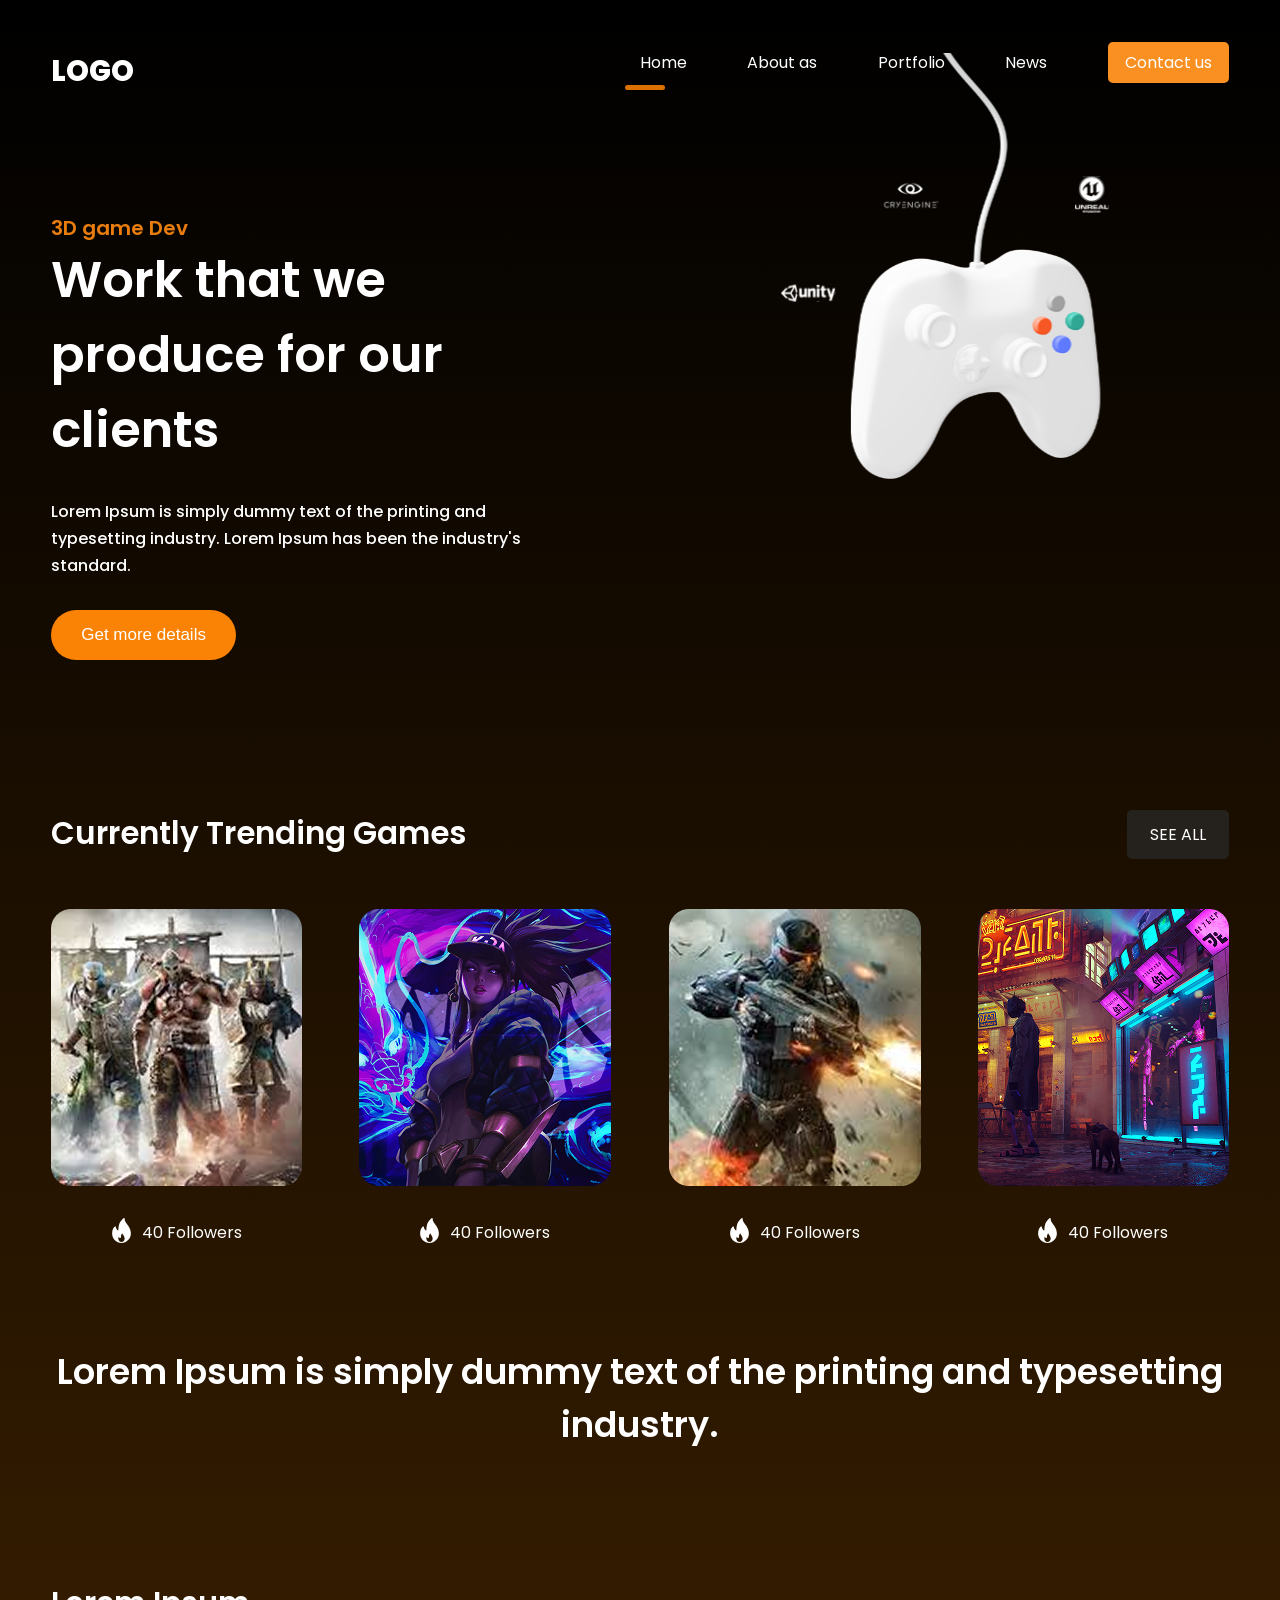
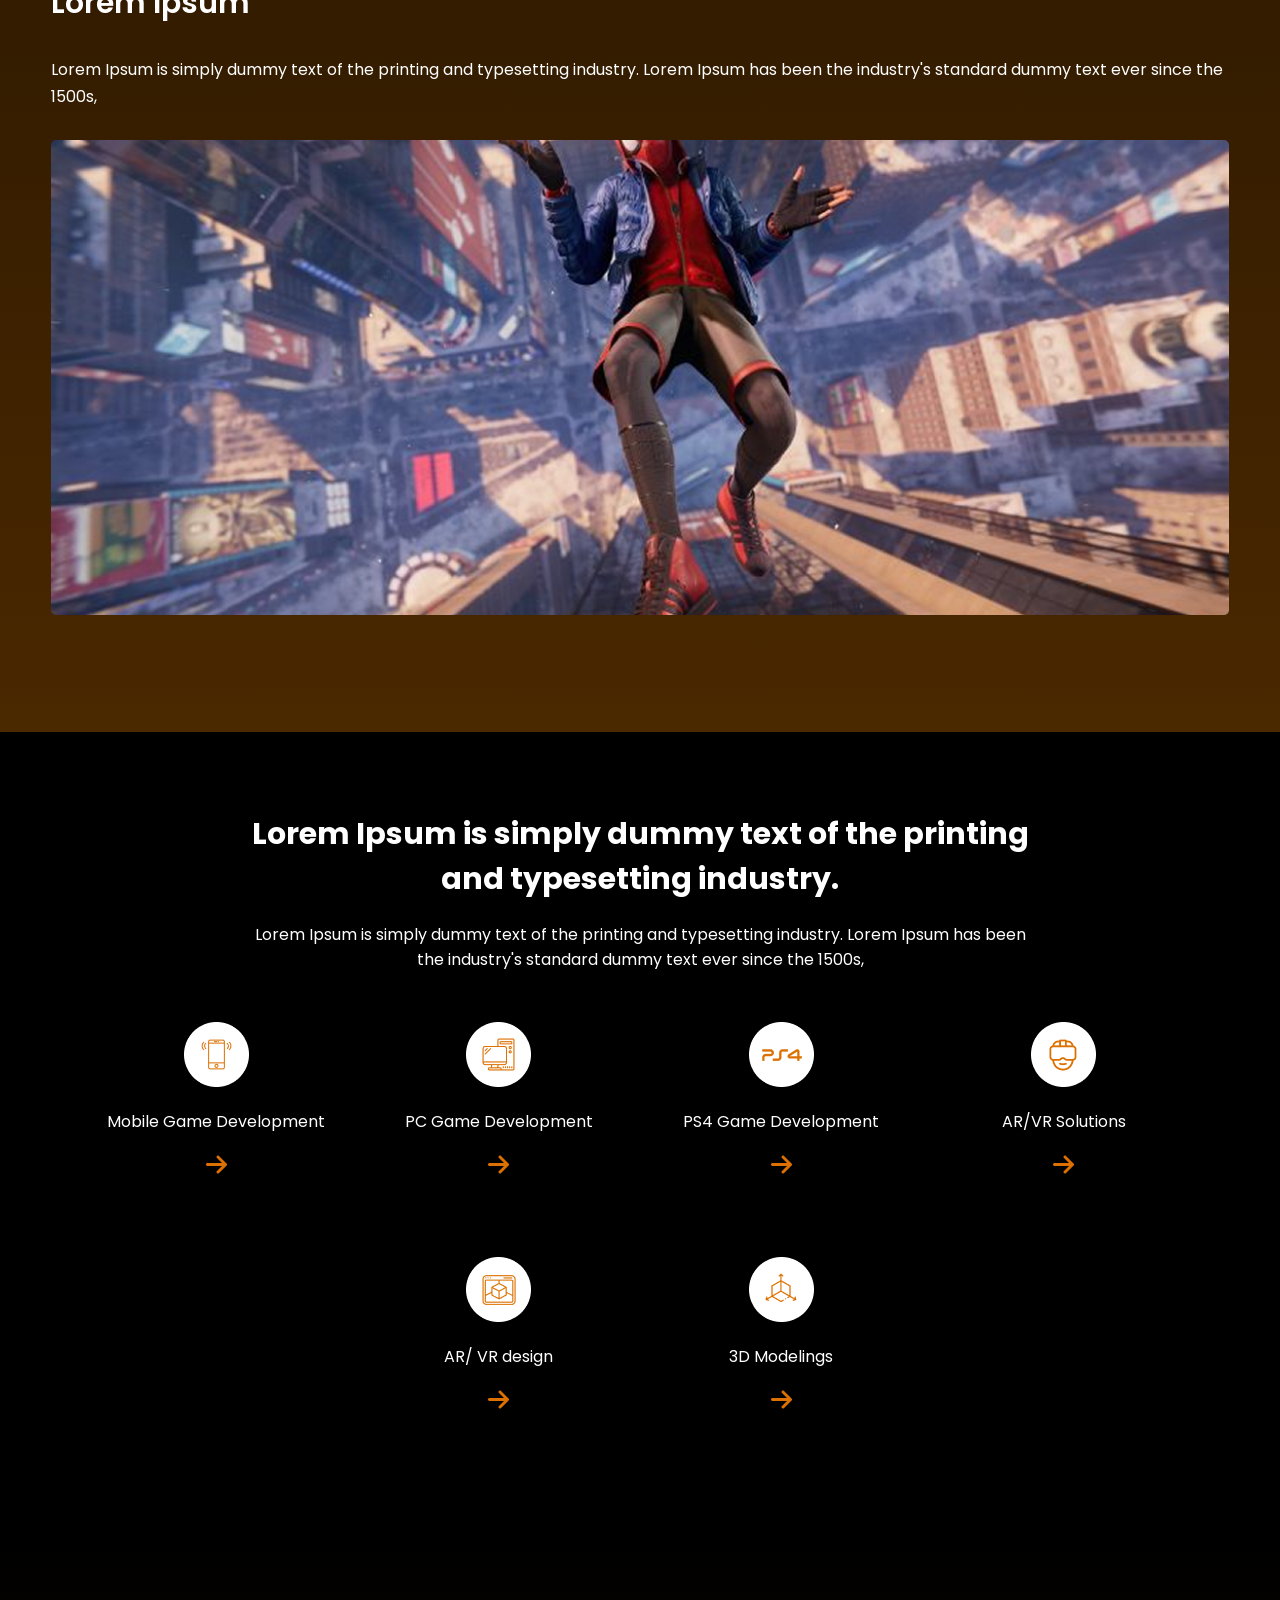
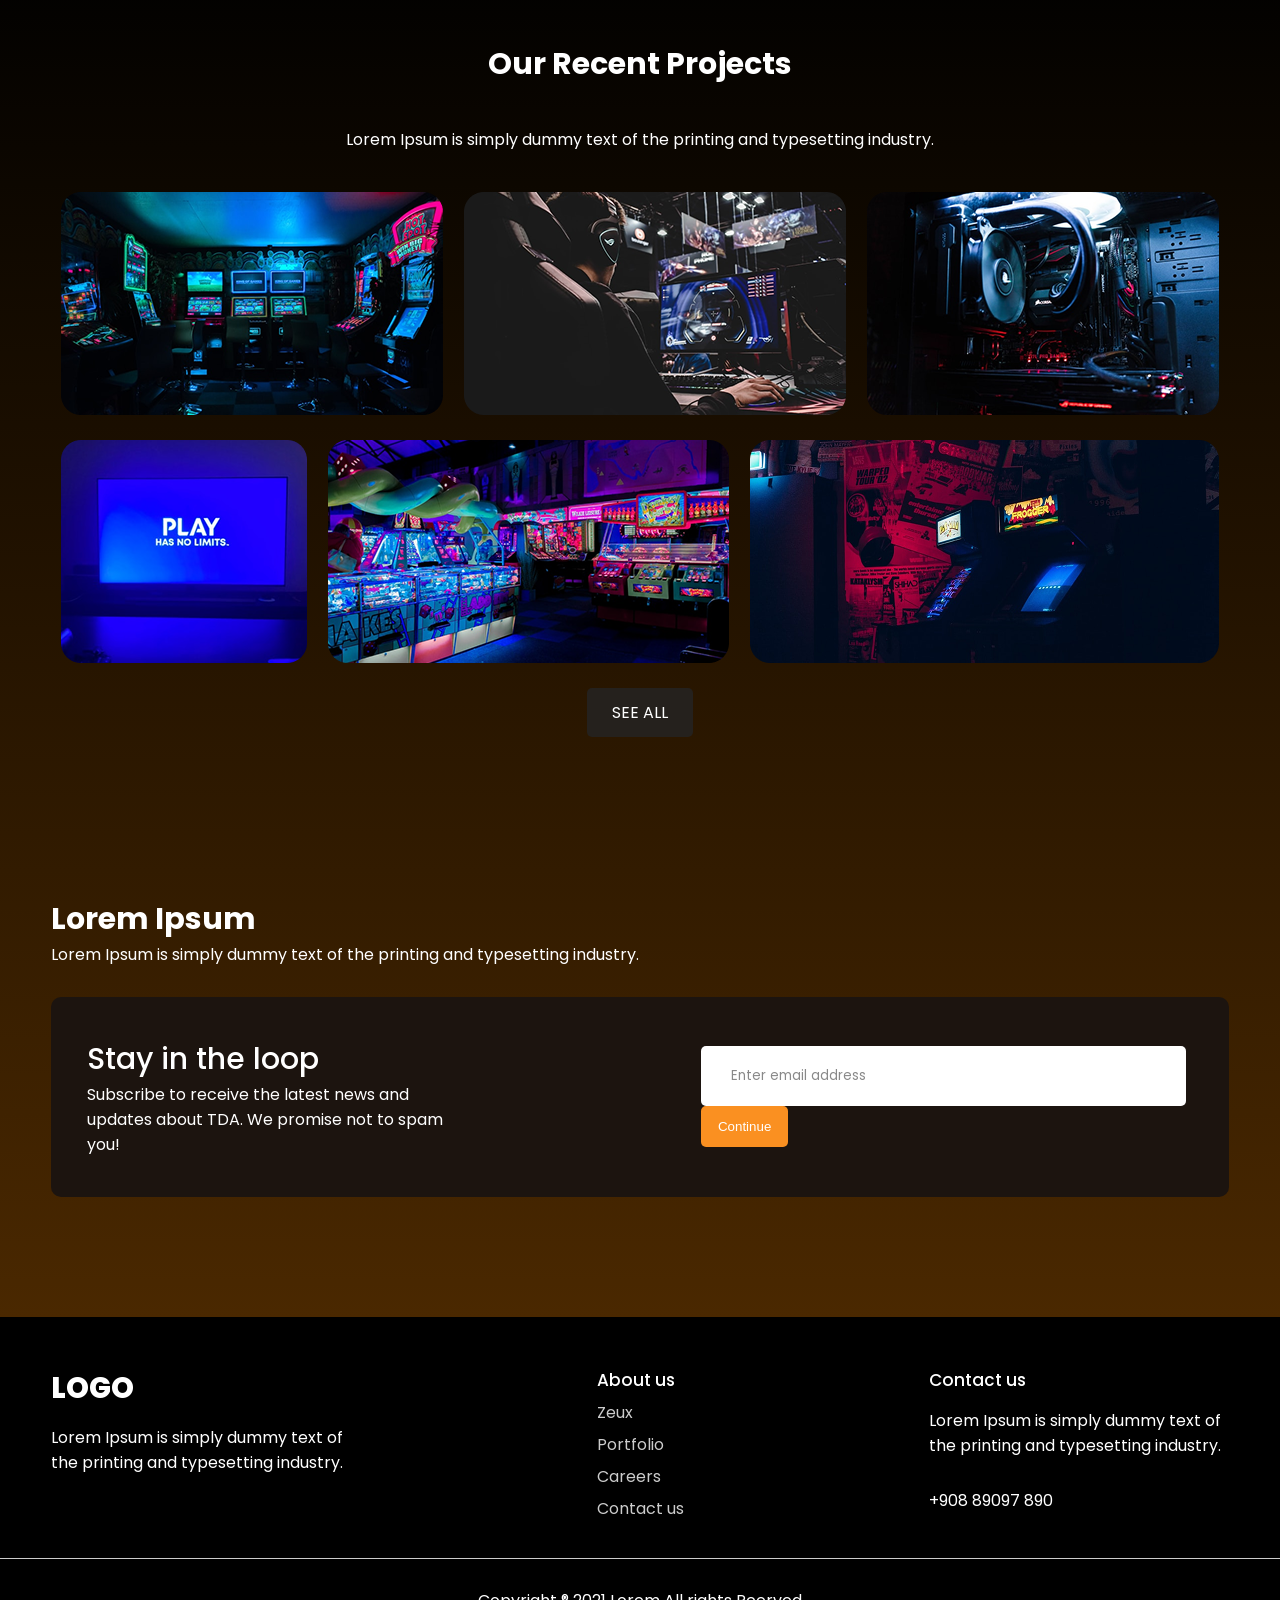
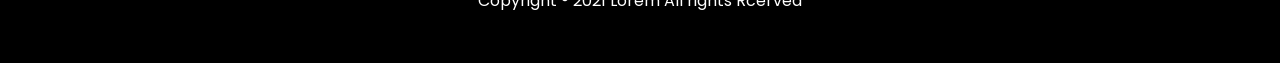
<file: index.html>
<!DOCTYPE html>
<html lang="en">
<head>
    <meta charset="UTF-8">
    <meta name="viewport" content="width=device-width, initial-scale=1.0">
    <title>Game Website</title>
    <link rel="stylesheet" href="style.css">
    <link rel="stylesheet" href="adaptive.css">
</head>
<body>
    <div class="wrapper">
        <header class="container">
            <span class="logo">logo</span>
            <button class="burger" id="burger" aria-label="Відкрити меню">
                <span></span>
                <span></span>
                <span></span>
            </button>
            <nav id="mainNav">
                <ul>
                    <li class="active"><a href="/">Home</a></li>
                    <li><a href="about.html">About as</a></li>
                    <li><a href="portfolio.html">Portfolio</a></li>
                    <li><a href="news.html">News</a></li>
                    <li class="btn"><a href="contacts.html">Contact us</a></li>
                </ul>
            </nav>
        </header>

        <div class="hero container">
            <div class="hero--info">
                <h2>3D game Dev</h2>
                <h1>Work that we produce for our clients</h1>
                <p>Lorem Ipsum is simply dummy text of the printing and typesetting industry. Lorem Ipsum has been the industry's standard.</p>
                <button class="btn">Get more details</button>
            </div>
            <img src="img/joystick.svg" alt="">
        </div>
        <div class="container trending">
            <a href="#" class="see-all">SEE ALL</a>
            <h3>Currently Trending Games</h3>

            <div class="games">
                <div class="block">
                    <img src="img/game1.png" alt="">
                    <span><img src="img/fire.svg" alt=""> 40 Followers</span>
                </div>
                <div class="block">
                    <img src="img/game2.png" alt="">
                    <span><img src="img/fire.svg" alt=""> 40 Followers</span>
                </div>
                <div class="block">
                    <img src="img/game3.png" alt="">
                    <span><img src="img/fire.svg" alt=""> 40 Followers</span>
                </div>
                <div class="block">
                    <img src="img/game4.png" alt="">
                    <span><img src="img/fire.svg" alt=""> 40 Followers</span>
                </div>
            </div>
        </div>

        <div class="container big-text">
            <p>Lorem Ipsum is simply dummy text of the printing and typesetting industry.</p>
        </div>

        <div class="container banner">
            <h3>Lorem Ipsum</h3>
            <p>Lorem Ipsum is simply dummy text of the printing and typesetting industry. Lorem Ipsum has been the industry's standard dummy text ever since the 1500s,</p>
            <img src="img/banner.png" alt="">
        </div>
    </div>

    <div class="features">
        <div class="container">
            <h3>Lorem Ipsum is simply dummy text of the printing and typesetting industry.</h3>
            <p>Lorem Ipsum is simply dummy text of the printing and typesetting industry. Lorem Ipsum has been the industry's standard dummy text ever since the 1500s,</p>
            <div class="info">
                <div class="block">
                    <img src="img/features1.png" alt="">
                    <p>Mobile Game Development</p>
                    <img src="img/arrow.png" alt="">
                </div>
                <div class="block">
                    <img src="img/features2.png" alt="">
                    <p>PC Game Development</p>
                    <img src="img/arrow.png" alt="">
                </div>
                <div class="block">
                    <img src="img/features3.png" alt="">
                    <p>PS4 Game Development</p>
                    <img src="img/arrow.png" alt="">
                </div>
                <div class="block">
                    <img src="img/features4.png" alt="">
                    <p>AR/VR Solutions</p>
                    <img src="img/arrow.png" alt="">
                </div>
                <div class="block">
                    <img src="img/features5.png" alt="">
                    <p>AR/ VR design</p>
                    <img src="img/arrow.png" alt="">
                </div>
                <div class="block">
                    <img src="img/features6.png" alt="">
                    <p>3D Modelings</p>
                    <img src="img/arrow.png" alt="">
                </div>
            </div>
        </div>
    </div>

    <div class="wrapper">
        <div class="container projects">
            <h3>Our Recent Projects</h3>
            <p>Lorem Ipsum is simply dummy text of the printing and typesetting industry.</p>
            <div class="images">
                <img src="img/Project1.png" alt="">
                <img src="img/Project2.png" alt="">
                <img src="img/Project3.png" alt="">
            </div>
            <div class="images">
                <img src="img/Project4.png" alt="">
                <img src="img/Project5.png" alt="">
                <img src="img/Project6.png" alt="">
            </div>
            <a href="" class="see-all">SEE ALL</a>
        </div>

        <div class="container email">
            <h3>Lorem Ipsum</h3>
            <p>Lorem Ipsum is simply dummy text of the printing and typesetting industry.</p>
            <div class="block">
                <div>
                    <h4>Stay in the loop</h4>
                    <p>Subscribe to receive the latest news and updates about TDA.
                       We promise not to spam you! </p>
                </div>
                <div>
                    <input type="email" id="emailField" placeholder="Enter email address">
                    <button onclick="checkEmail()">Continue</button>
                </div>
            </div>
        </div>
    </div>

    <footer>
        <div class="blocks container">
            <div>
                <span class="logo">Logo</span>
                <p>Lorem Ipsum is simply dummy text of the printing and typesetting industry.</p>
            </div>
            <div>
                <h4>About us</h4>
                <ul>
                    <li>Zeux</li>
                    <li>Portfolio</li>
                    <li>Careers</li>
                    <li>Contact us</li>
                </ul>
            </div>
            <div>
                <h4>Contact us</h4>
                <p>Lorem Ipsum is simply dummy text of the printing and typesetting industry.</p>
                <p>+908 89097 890</p>
            </div>
        </div>
        <hr>
        <p>Copyright ® 2021 Lorem All rights Rcerved</p>
    </footer>

    <script>
        const burgerBtn = document.getElementById('burger');
        const mainNav = document.getElementById('mainNav');
        burgerBtn.addEventListener('click', function () {
            burgerBtn.classList.toggle('open');
            mainNav.classList.toggle('open');
        });

        function checkEmail() {
            let email = document.querySelector('#emailField').value;
            if(!email.includes('@')) alert('Електронна адреса має мати @');
            else if(!email.includes('.')) alert('Електронна адреса має мати .');
            else alert('Успішно');
        }
    </script>
</body>
</html>
</file>
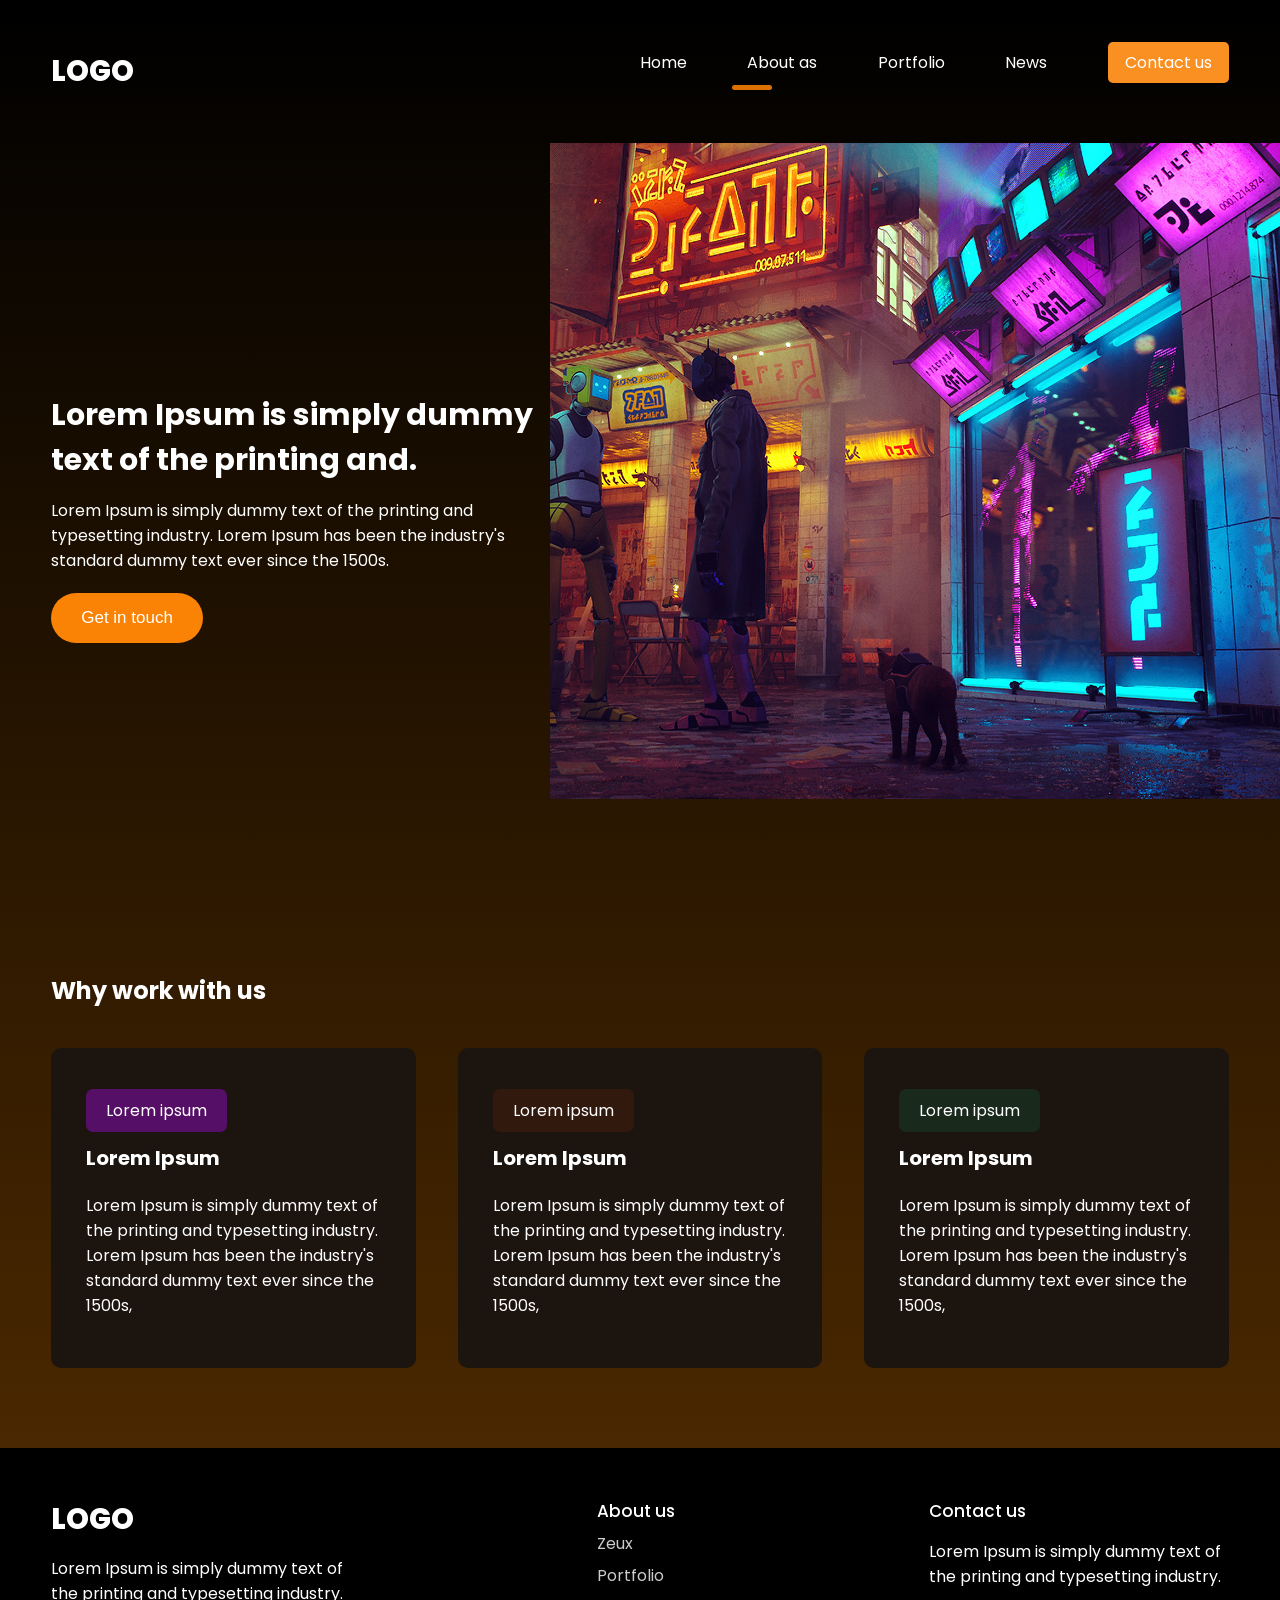
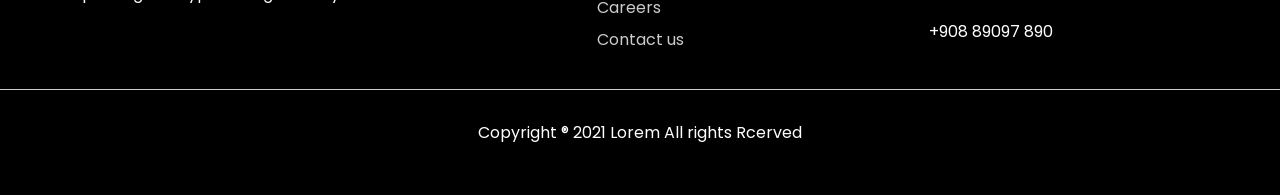
<file: about.html>
<!DOCTYPE html>
<html lang="en">
<head>
    <meta charset="UTF-8">
    <meta name="viewport" content="width=device-width, initial-scale=1.0">
    <title>Game Website</title>
    <link rel="stylesheet" href="style.css">
    <link rel="stylesheet" href="adaptive.css">
</head>
<body>
    <div class="wrapper">
        <header class="container">
            <span class="logo">logo</span>
            <button class="burger" id="burger" aria-label="Відкрити меню">
                <span></span>
                <span></span>
                <span></span>
            </button>
            <nav id="mainNav">
                <ul>
                    <li><a href="index.html">Home</a></li>
                    <li class="active"><a href="about.html">About as</a></li>
                    <li><a href="portfolio.html">Portfolio</a></li>
                    <li><a href="news.html">News</a></li>
                    <li class="btn"><a href="contacts.html">Contact us</a></li>
                </ul>
            </nav>
        </header>

        <div class="hero-about container">
            <div class="info">
                <h1>Lorem Ipsum is simply dummy text of the printing and.</h1>
                <p>Lorem Ipsum is simply dummy text of the printing and typesetting industry. Lorem Ipsum has been the industry's standard dummy text ever since the 1500s.</p>
                <button class="btn">Get in touch</button>
            </div>
            <img src="img/about-banner.png" alt="">
        </div>

        <div class="container work">
            <h2>Why work with us</h2>
            <div class="blocks">
                <div class="block">
                    <span class="badge purple">Lorem ipsum</span>
                    <h3>Lorem Ipsum</h3>
                    <p>Lorem Ipsum is simply dummy text of the printing and typesetting industry. Lorem Ipsum has been the industry's standard dummy text ever since the 1500s,</p>
                </div>
                <div class="block">
                    <span class="badge brown">Lorem ipsum</span>
                    <h3>Lorem Ipsum</h3>
                    <p>Lorem Ipsum is simply dummy text of the printing and typesetting industry. Lorem Ipsum has been the industry's standard dummy text ever since the 1500s,</p>
                </div>
                <div class="block">
                    <span class="badge green">Lorem ipsum</span>
                    <h3>Lorem Ipsum</h3>
                    <p>Lorem Ipsum is simply dummy text of the printing and typesetting industry. Lorem Ipsum has been the industry's standard dummy text ever since the 1500s,</p>
                </div>
            </div>
        </div>
    </div>

    <footer>
        <div class="blocks container">
            <div>
                <span class="logo">Logo</span>
                <p>Lorem Ipsum is simply dummy text of the printing and typesetting industry.</p>
            </div>
            <div>
                <h4>About us</h4>
                <ul>
                    <li>Zeux</li>
                    <li>Portfolio</li>
                    <li>Careers</li>
                    <li>Contact us</li>
                </ul>
            </div>
            <div>
                <h4>Contact us</h4>
                <p>Lorem Ipsum is simply dummy text of the printing and typesetting industry.</p>
                <p>+908 89097 890</p>
            </div>
        </div>
        <hr>
        <p>Copyright ® 2021 Lorem All rights Rcerved</p>
    </footer>
    <script>
        const burgerBtn = document.getElementById('burger');
        const mainNav = document.getElementById('mainNav');
        burgerBtn.addEventListener('click', function () {
            burgerBtn.classList.toggle('open');
            mainNav.classList.toggle('open');
        });
    </script>
</body>
</html>
</file>
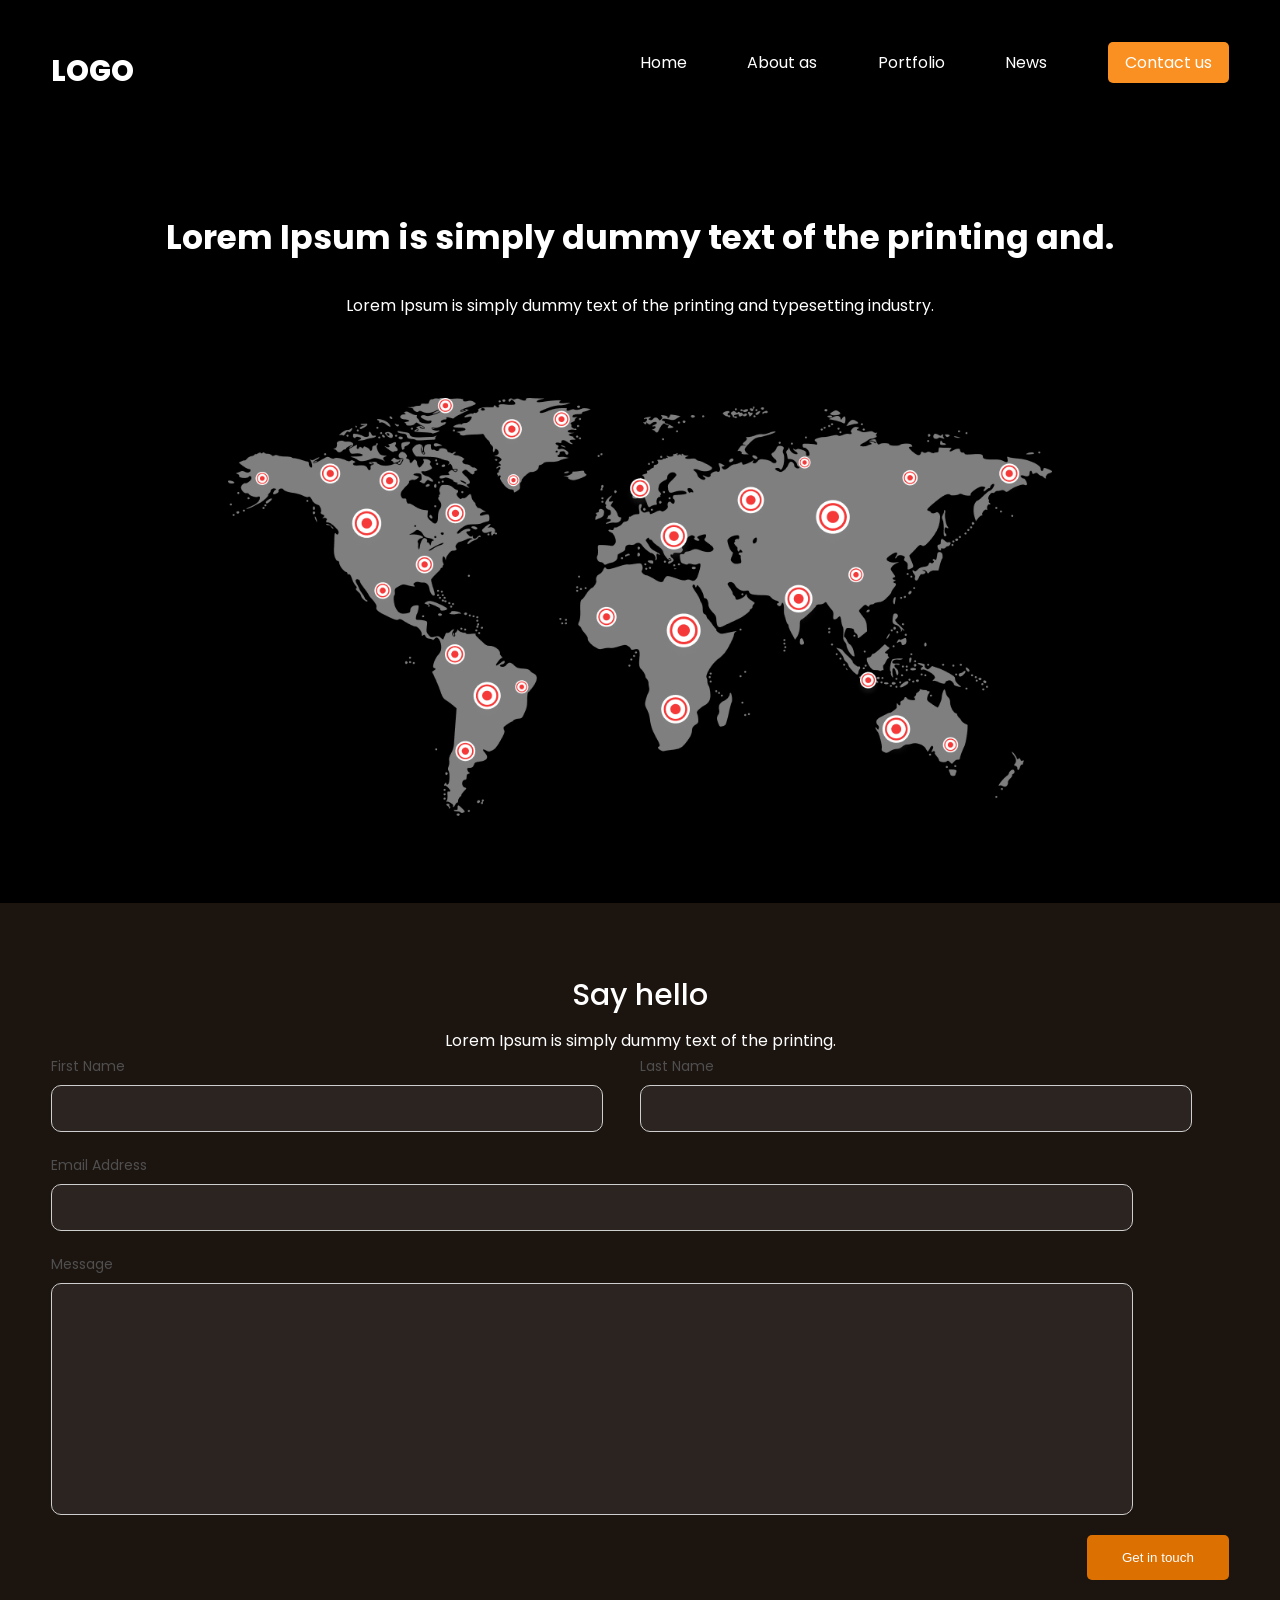
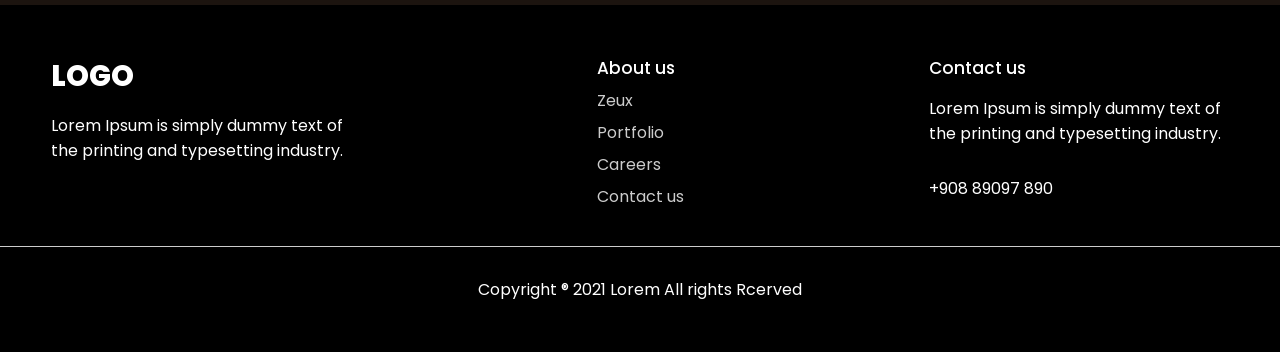
<file: contacts.html>
<!DOCTYPE html>
<html lang="en">
<head>
    <meta charset="UTF-8">
    <meta name="viewport" content="width=device-width, initial-scale=1.0">
    <title>Game Website</title>
    <link rel="stylesheet" href="style.css">
    <link rel="stylesheet" href="adaptive.css">
</head>
<body>
        <header class="container">
            <span class="logo">logo</span>
            <button class="burger" id="burger" aria-label="Відкрити меню">
                <span></span>
                <span></span>
                <span></span>
            </button>
            <nav id="mainNav">
                <ul>
                    <li><a href="index.html">Home</a></li>
                    <li><a href="about.html">About as</a></li>
                    <li><a href="portfolio.html">Portfolio</a></li>
                    <li><a href="news.html">News</a></li>
                    <li class="btn"><a href="contacts.html">Contact us</a></li>
                </ul>
            </nav>
        </header>

        <div class="container hero-contacts">
            <h1>Lorem Ipsum is simply dummy text of the printing and.</h1>
            <p>Lorem Ipsum is simply dummy text of the printing and typesetting industry.</p>
            <img src="img/map.png" alt="">
        </div>

        <div class="feedback">
            <div class="container">
                <h2>Say hello</h2>
                <p>Lorem Ipsum is simply dummy text of the printing.</p>

                <form>
                    <div class="inline">
                        <div>
                            <label>First Name</label>
                            <input type="text">
                        </div>
                        <div>
                            <label>Last Name</label>
                            <input type="text">
                        </div>
                    </div>
                    <label>Email Address</label>
                    <input type="email" class="one-line">

                    <label>Message</label>
                    <textarea class="one-line"></textarea>

                    <button type="button">Get in touch</button>
                </form>
            </div>
        </div>

    <footer>
        <div class="blocks container">
            <div>
                <span class="logo">Logo</span>
                <p>Lorem Ipsum is simply dummy text of the printing and typesetting industry.</p>
            </div>
            <div>
                <h4>About us</h4>
                <ul>
                    <li>Zeux</li>
                    <li>Portfolio</li>
                    <li>Careers</li>
                    <li>Contact us</li>
                </ul>
            </div>
            <div>
                <h4>Contact us</h4>
                <p>Lorem Ipsum is simply dummy text of the printing and typesetting industry.</p>
                <p>+908 89097 890</p>
            </div>
        </div>
        <hr>
        <p>Copyright ® 2021 Lorem All rights Rcerved</p>
    </footer>
</body>
<script>
    const burgerBtn = document.getElementById('burger');
    const mainNav = document.getElementById('mainNav');
    burgerBtn.addEventListener('click', function () {
        burgerBtn.classList.toggle('open');
        mainNav.classList.toggle('open');
    });
</script>
</html>
</file>
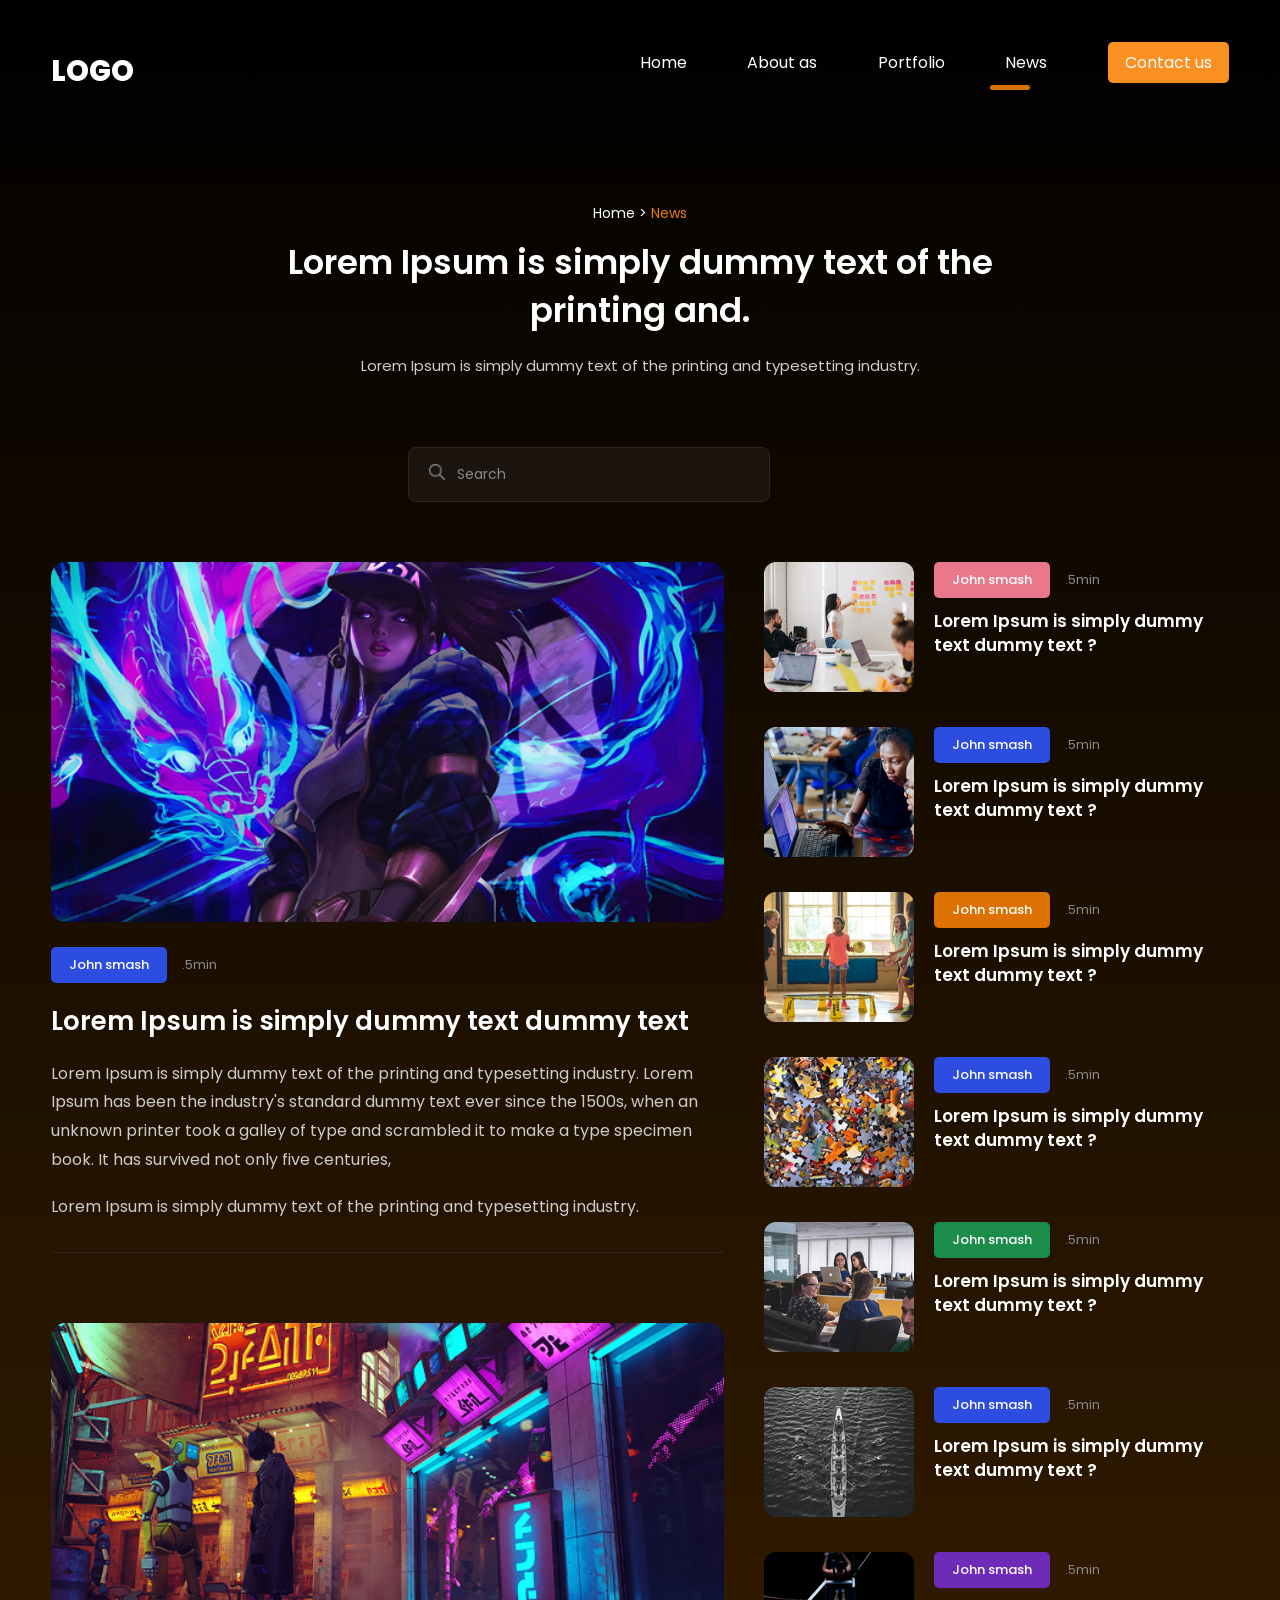
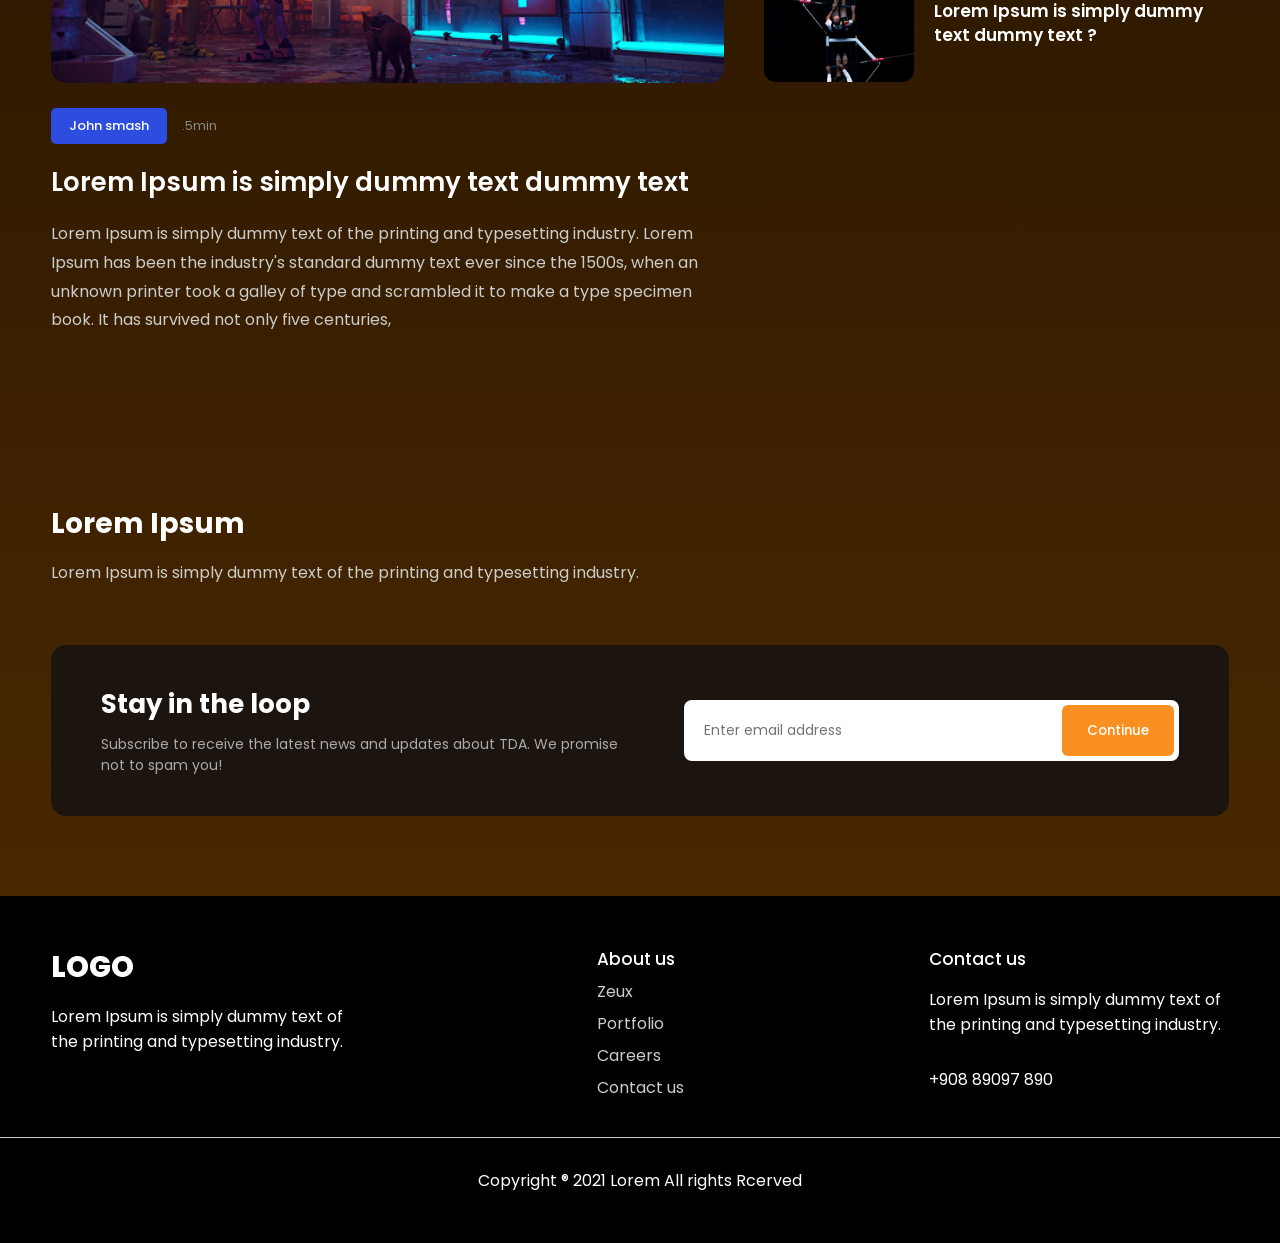
<file: news.html>
<!DOCTYPE html>
<html lang="en">
<head>
    <meta charset="UTF-8">
    <meta name="viewport" content="width=device-width, initial-scale=1.0">
    <title>Game Website - News</title>
    <link rel="stylesheet" href="style.css">
    <link rel="stylesheet" href="news.css">
    <link rel="stylesheet" href="adaptive.css">
</head>
<body>
    <div class="wrapper">
        <header class="container">
            <span class="logo">logo</span>
            <button class="burger" id="burger" aria-label="Відкрити меню">
                <span></span>
                <span></span>
                <span></span>
            </button>
            <nav id="mainNav">
                <ul>
                    <li><a href="index.html">Home</a></li>
                    <li><a href="about.html">About as</a></li>
                    <li><a href="portfolio.html">Portfolio</a></li>
                    <li class="active"><a href="news.html">News</a></li>
                    <li class="btn"><a href="contacts.html">Contact us</a></li>
                </ul>
            </nav>
        </header>

        <div class="news-hero container">
            <p class="breadcrumbs">Home &gt; <span>News</span></p>
            <h1>Lorem Ipsum is simply dummy text of the printing and.</h1>
            <p class="subtitle">Lorem Ipsum is simply dummy text of the printing and typesetting industry.</p>
        </div>

        <div class="container news-search">
            <div class="search-box">
                <span class="icon-search"><img src="img/Group (1).png" alt=""></span>
                <input type="text" placeholder="Search">
            </div>
        </div>

        <div class="container news-grid">

            <!-- Ліва колонка: великі статті -->
            <div class="news-main">

                <article class="featured-article">
                    <img src="img/Rectangle 274.png" alt="Featured article image">
                    <div class="article-meta">
                        <span class="author-badge badge-blue">John smash</span>
                        <span class="read-time">.5min</span>
                    </div>
                    <h2>Lorem Ipsum is simply dummy text dummy text</h2>
                    <p>Lorem Ipsum is simply dummy text of the printing and typesetting industry. Lorem Ipsum has been the industry's standard dummy text ever since the 1500s, when an unknown printer took a galley of type and scrambled it to make a type specimen book. It has survived not only five centuries,</p>
                    <p>Lorem Ipsum is simply dummy text of the printing and typesetting industry.</p>
                    <hr>
                </article>

                <article class="featured-article">
                    <img src="img/Rectangle 274 (1).png" alt="Featured article image">
                    <div class="article-meta">
                        <span class="author-badge badge-blue">John smash</span>
                        <span class="read-time">.5min</span>
                    </div>
                    <h2>Lorem Ipsum is simply dummy text dummy text</h2>
                    <p>Lorem Ipsum is simply dummy text of the printing and typesetting industry. Lorem Ipsum has been the industry's standard dummy text ever since the 1500s, when an unknown printer took a galley of type and scrambled it to make a type specimen book. It has survived not only five centuries,</p>
                </article>

            </div>

            <!-- Права колонка: стрічка коротких новин -->
            <div class="news-side">

                <div class="news-side-item">
                    <img src="img/Rectangle 276 (2).png" alt="">
                    <div>
                        <div class="article-meta">
                            <span class="author-badge badge-pink">John smash</span>
                            <span class="read-time">.5min</span>
                        </div>
                        <h3>Lorem Ipsum is simply dummy text dummy text ?</h3>
                    </div>
                </div>

                <div class="news-side-item">
                    <img src="img/Rectangle 276 (3).png" alt="">
                    <div>
                        <div class="article-meta">
                            <span class="author-badge badge-blue">John smash</span>
                            <span class="read-time">.5min</span>
                        </div>
                        <h3>Lorem Ipsum is simply dummy text dummy text ?</h3>
                    </div>
                </div>

                <div class="news-side-item">
                    <img src="img/Rectangle 276 (4).png" alt="">
                    <div>
                        <div class="article-meta">
                            <span class="author-badge badge-orange">John smash</span>
                            <span class="read-time">.5min</span>
                        </div>
                        <h3>Lorem Ipsum is simply dummy text dummy text ?</h3>
                    </div>
                </div>

                <div class="news-side-item">
                    <img src="img/Rectangle 276 (5).png" alt="">
                    <div>
                        <div class="article-meta">
                            <span class="author-badge badge-blue">John smash</span>
                            <span class="read-time">.5min</span>
                        </div>
                        <h3>Lorem Ipsum is simply dummy text dummy text ?</h3>
                    </div>
                </div>

                <div class="news-side-item">
                    <img src="img/Rectangle 276 (6).png" alt="">
                    <div>
                        <div class="article-meta">
                            <span class="author-badge badge-green">John smash</span>
                            <span class="read-time">.5min</span>
                        </div>
                        <h3>Lorem Ipsum is simply dummy text dummy text ?</h3>
                    </div>
                </div>

                <div class="news-side-item">
                    <img src="img/Rectangle 276 (1).png" alt="">
                    <div>
                        <div class="article-meta">
                            <span class="author-badge badge-blue">John smash</span>
                            <span class="read-time">.5min</span>
                        </div>
                        <h3>Lorem Ipsum is simply dummy text dummy text ?</h3>
                    </div>
                </div>

                <div class="news-side-item">
                    <img src="img/Rectangle 276.png" alt="">
                    <div>
                        <div class="article-meta">
                            <span class="author-badge badge-purple">John smash</span>
                            <span class="read-time">.5min</span>
                        </div>
                        <h3>Lorem Ipsum is simply dummy text dummy text ?</h3>
                    </div>
                </div>

            </div>

        </div>

        <div class="container simple-news">
            <h2>Lorem Ipsum</h2>
            <p>Lorem Ipsum is simply dummy text of the printing and typesetting industry.</p>
        </div>

        <div class="container">
            <div class="subscribe-box">
                <div class="subscribe-text">
                    <h3>Stay in the loop</h3>
                    <p>Subscribe to receive the latest news and updates about TDA. We promise not to spam you!</p>
                </div>
                <div class="subscribe-form">
                    <input type="email" placeholder="Enter email address" id="newsEmail">
                    <button class="subscribe-btn" onclick="checkNewsEmail()">Continue</button>
                </div>
            </div>
        </div>
    </div>

    <footer>
        <div class="blocks container">
            <div>
                <span class="logo">Logo</span>
                <p>Lorem Ipsum is simply dummy text of the printing and typesetting industry.</p>
            </div>
            <div>
                <h4>About us</h4>
                <ul>
                    <li>Zeux</li>
                    <li>Portfolio</li>
                    <li>Careers</li>
                    <li>Contact us</li>
                </ul>
            </div>
            <div>
                <h4>Contact us</h4>
                <p>Lorem Ipsum is simply dummy text of the printing and typesetting industry.</p>
                <p>+908 89097 890</p>
            </div>
        </div>
        <hr>
        <p>Copyright ® 2021 Lorem All rights Rcerved</p>
    </footer>

    <script>
        const burgerBtn = document.getElementById('burger');
        const mainNav = document.getElementById('mainNav');
        burgerBtn.addEventListener('click', function () {
            burgerBtn.classList.toggle('open');
            mainNav.classList.toggle('open');
        });

        function checkNewsEmail() {
            let email = document.querySelector('#newsEmail').value;
            if(!email.includes('@')) alert('Електронна адреса має мати @');
            else if(!email.includes('.')) alert('Електронна адреса має мати .');
            else alert('Успішно!');
        }
    </script>
</body>
</html>
</file>
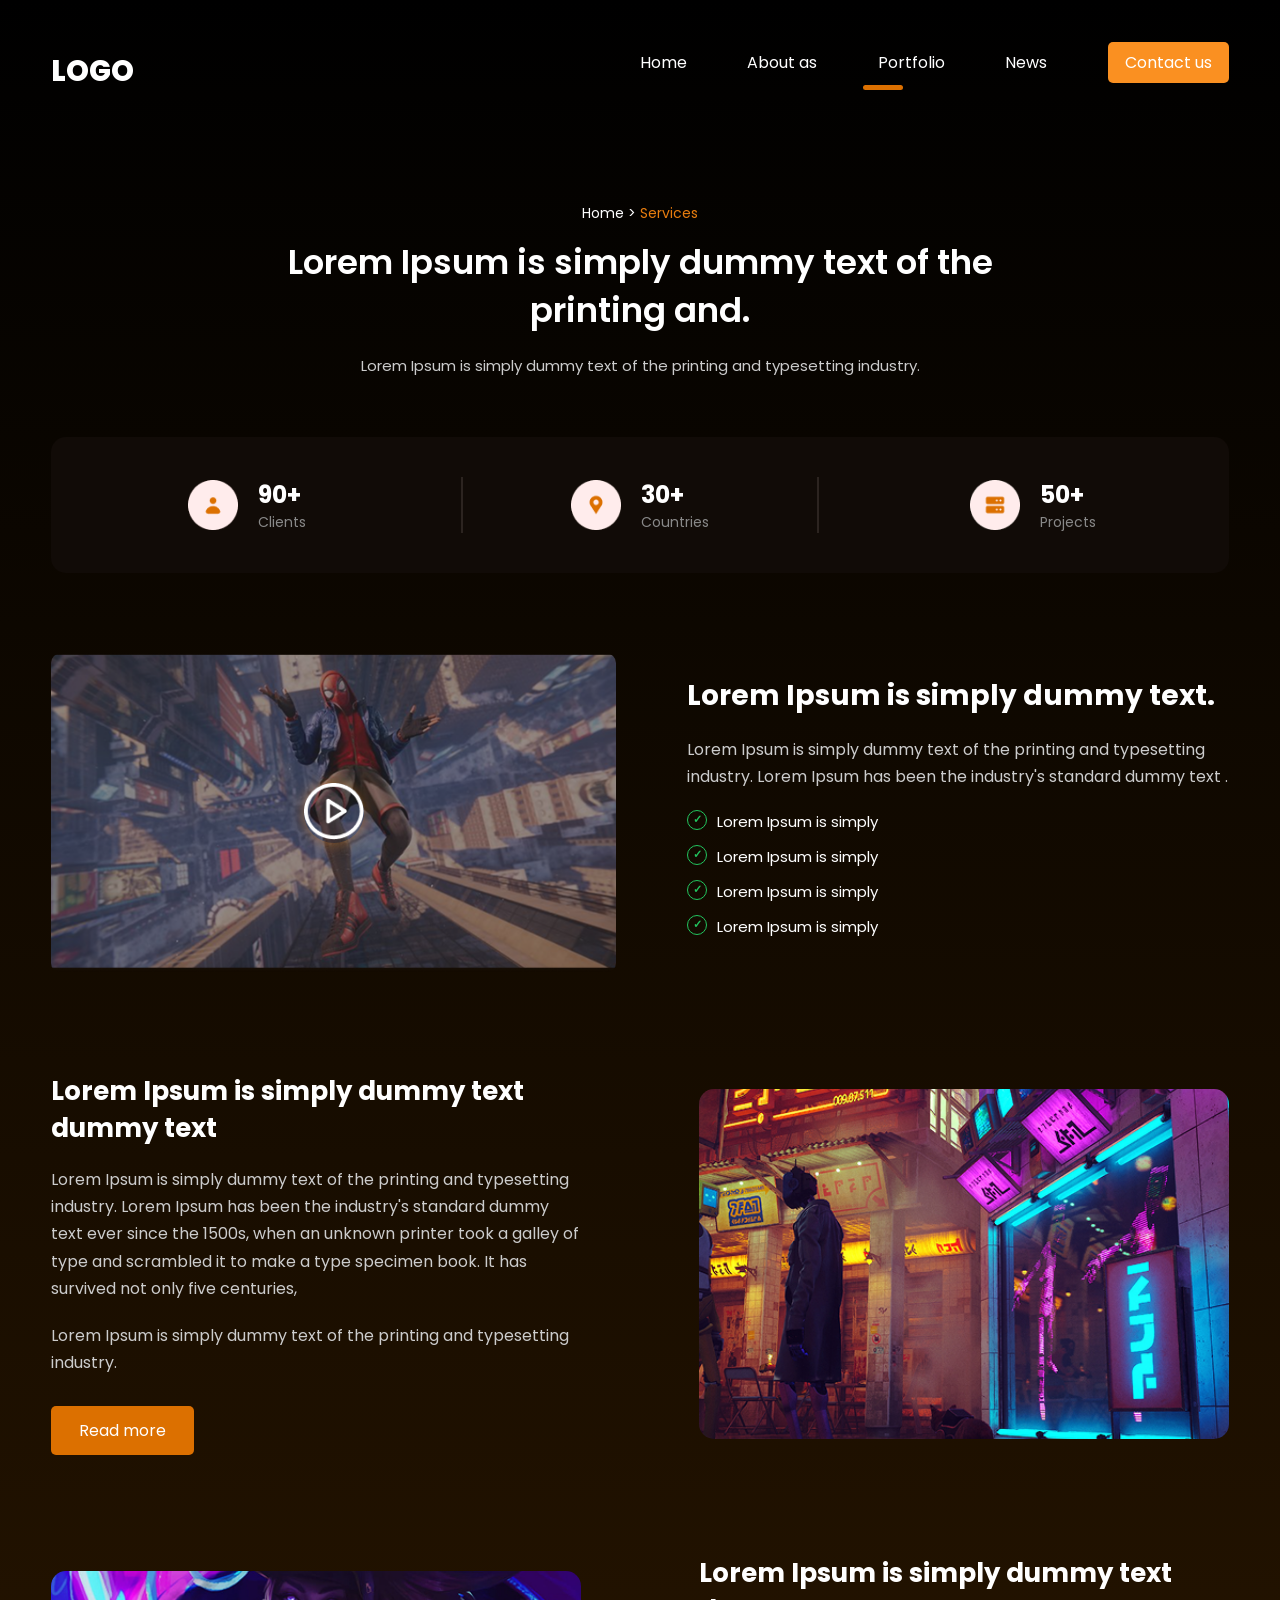
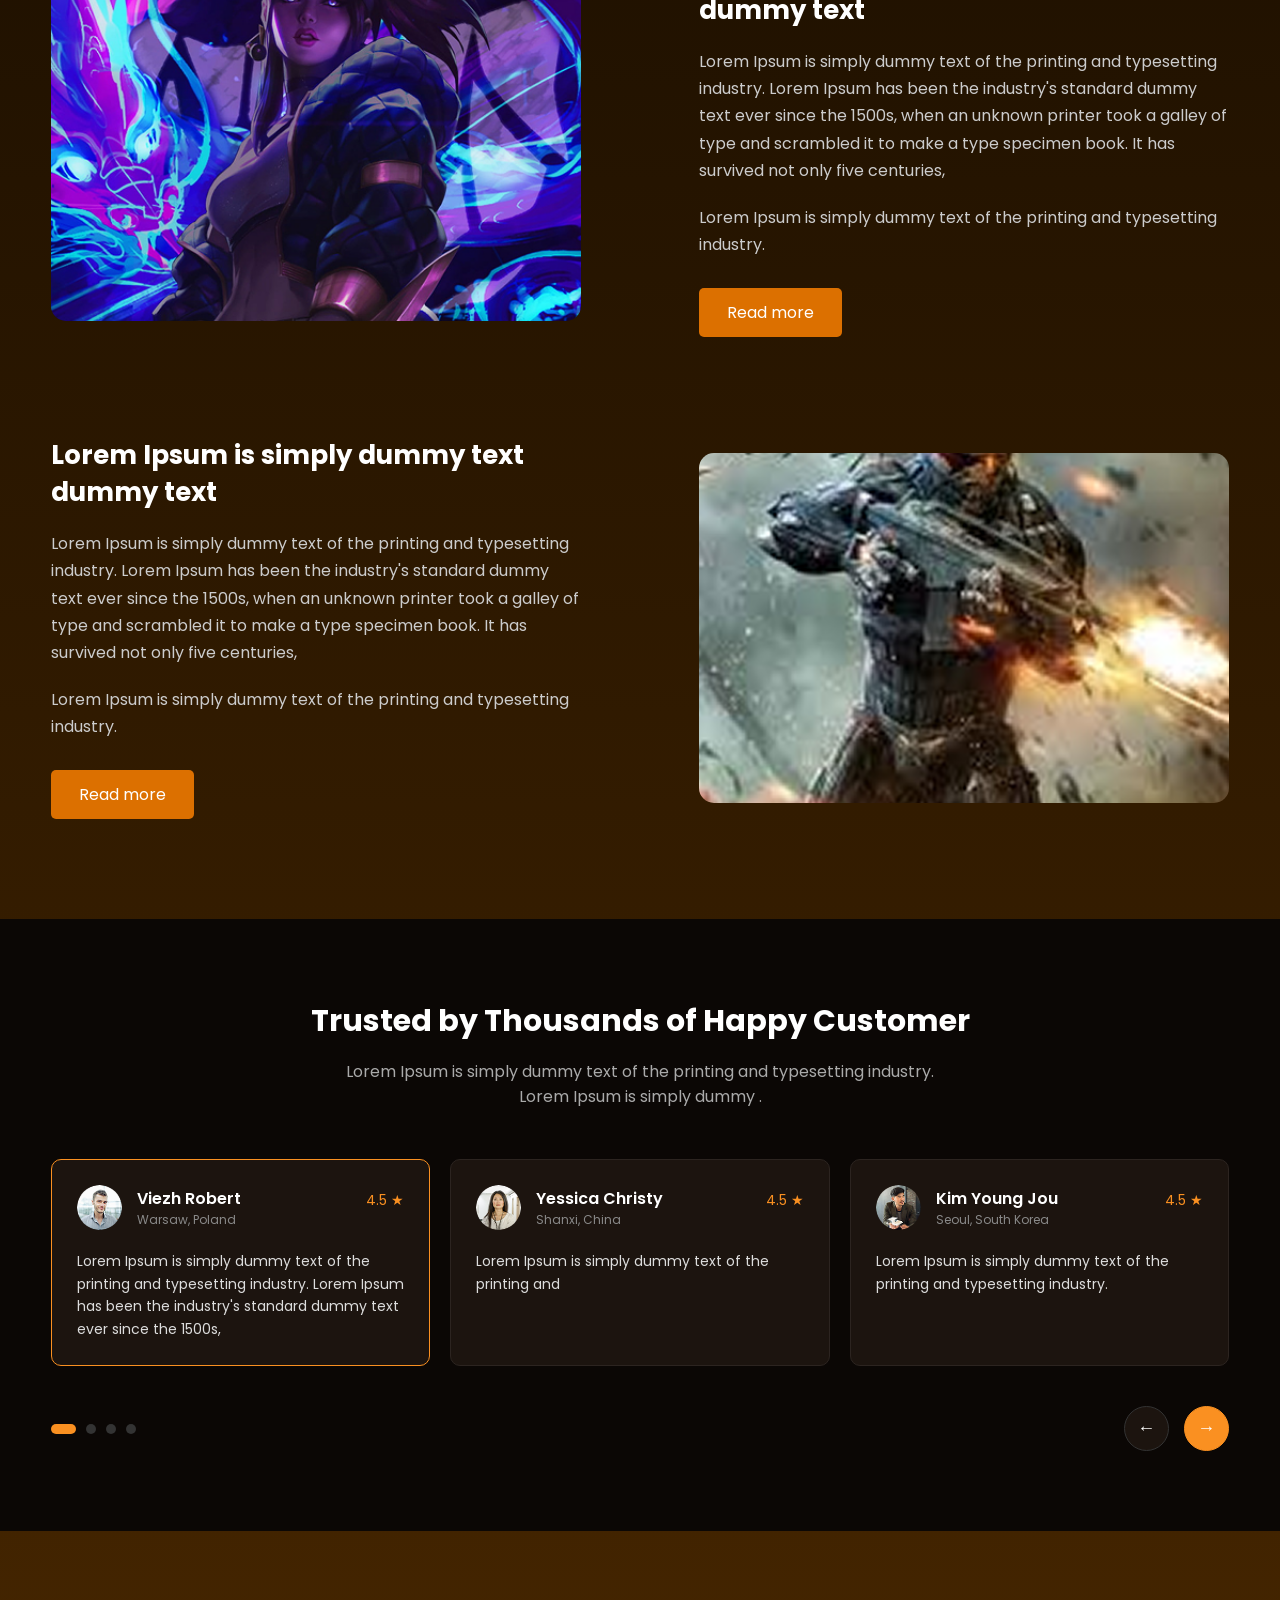
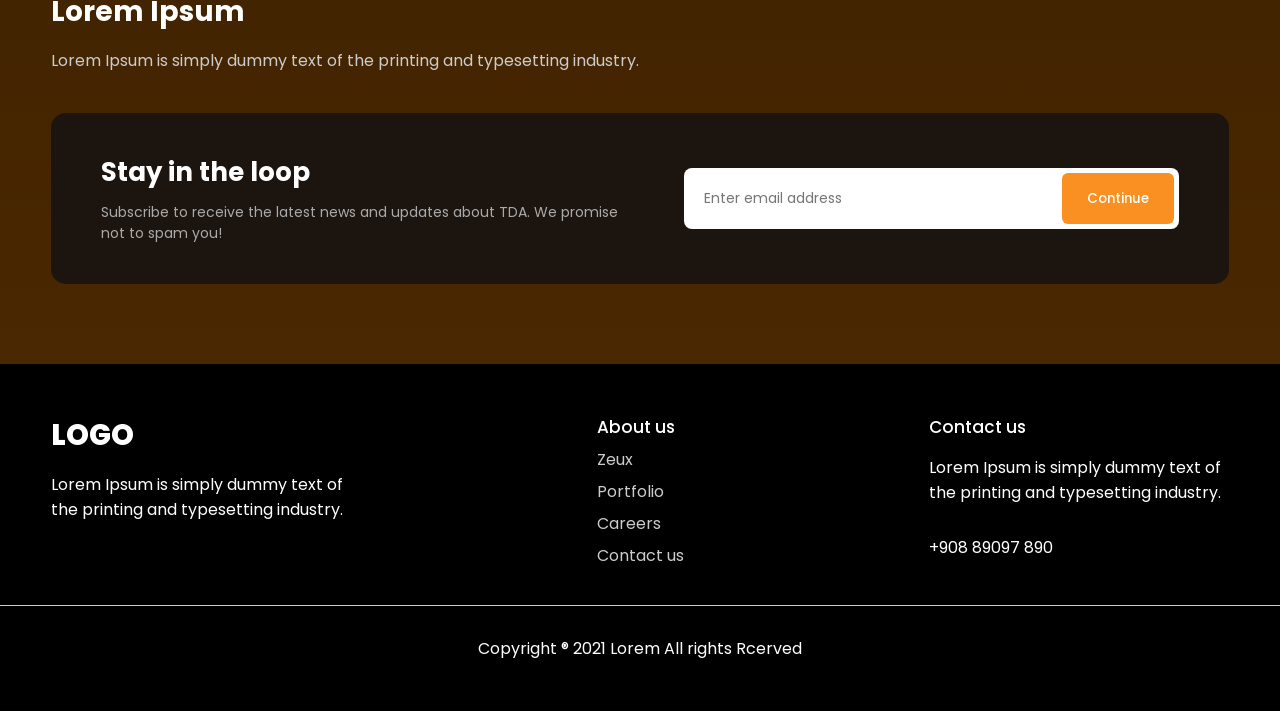
<file: portfolio.html>
<!DOCTYPE html>
<html lang="en">
<head>
    <meta charset="UTF-8">
    <meta name="viewport" content="width=device-width, initial-scale=1.0">
    <title>Game Website - Services</title>
    <link rel="stylesheet" href="style.css">
    <link rel="stylesheet" href="portfolio.css">
    <link rel="stylesheet" href="adaptive.css">
</head>
<body>
    <div class="wrapper">
        <header class="container">
            <span class="logo">logo</span>
            <button class="burger" id="burger" aria-label="Відкрити меню">
                <span></span>
                <span></span>
                <span></span>
            </button>
            <nav id="mainNav">
                <ul>
                    <li><a href="index.html">Home</a></li>
                    <li><a href="about.html">About as</a></li>
                    <li class="active"><a href="portfolio.html">Portfolio</a></li>
                    <li><a href="news.html">News</a></li>
                    <li class="btn"><a href="contacts.html">Contact us</a></li>
                </ul>
            </nav>
        </header>

        <div class="services-hero container">
            <p class="breadcrumbs">Home &gt; <span>Services</span></p>
            <h1>Lorem Ipsum is simply dummy text of the printing and.</h1>
            <p class="subtitle">Lorem Ipsum is simply dummy text of the printing and typesetting industry.</p>
        </div>

        <div class="stats container">
            <div class="stats-item">
                <div class="icon-circle icon-clients"><img src="img/user.png" alt=""></div>
                <div class="stats-info">
                    <h3>90+</h3>
                    <p>Clients</p>
                </div>
            </div>
            <div class="stats-item divider">
                <div class="icon-circle icon-countries"><img src="img/location.png" alt=""></div>
                <div class="stats-info">
                    <h3>30+</h3>
                    <p>Countries</p>
                </div>
            </div>
            <div class="stats-item">
                <div class="icon-circle icon-projects"><img src="img/Server.png" alt=""></div>
                <div class="stats-info">
                    <h3>50+</h3>
                    <p>Projects</p>
                </div>
            </div>
        </div>

        <div class="video-section container">
            <div class="video-wrapper">
                <img src="img/Video Image.png" alt="Video cover" class="video-cover">
                <button class="play-btn"><img src="img/Icon - Play.png" alt=""></button>
            </div>
            <div class="video-info">
                <h2>Lorem Ipsum is simply dummy text.</h2>
                <p>Lorem Ipsum is simply dummy text of the printing and typesetting industry. Lorem Ipsum has been the industry's standard dummy text .</p>
                <ul class="features-list">
                    <li>Lorem Ipsum is simply</li>
                    <li>Lorem Ipsum is simply</li>
                    <li>Lorem Ipsum is simply</li>
                    <li>Lorem Ipsum is simply</li>
                </ul>
            </div>
        </div>

        <div class="services-rows container">
            <div class="service-row">
                <div class="row-text">
                    <h2>Lorem Ipsum is simply dummy text dummy text</h2>
                    <p>Lorem Ipsum is simply dummy text of the printing and typesetting industry. Lorem Ipsum has been the industry's standard dummy text ever since the 1500s, when an unknown printer took a galley of type and scrambled it to make a type specimen book. It has survived not only five centuries,</p>
                    <p>Lorem Ipsum is simply dummy text of the printing and typesetting industry.</p>
                    <a href="#" class="read-more-btn">Read more</a>
                </div>
                <div class="row-image">
                    <img src="img/Rectangle 25 (2).png" alt="Cyberpunk City">
                </div>
            </div>

            <div class="service-row reverse">
                <div class="row-text">
                    <h2>Lorem Ipsum is simply dummy text dummy text</h2>
                    <p>Lorem Ipsum is simply dummy text of the printing and typesetting industry. Lorem Ipsum has been the industry's standard dummy text ever since the 1500s, when an unknown printer took a galley of type and scrambled it to make a type specimen book. It has survived not only five centuries,</p>
                    <p>Lorem Ipsum is simply dummy text of the printing and typesetting industry.</p>
                    <a href="#" class="read-more-btn">Read more</a>
                </div>
                <div class="row-image">
                    <img src="img/Rectangle 26 (4).png" alt="Anime Character">
                </div>
            </div>

            <div class="service-row">
                <div class="row-text">
                    <h2>Lorem Ipsum is simply dummy text dummy text</h2>
                    <p>Lorem Ipsum is simply dummy text of the printing and typesetting industry. Lorem Ipsum has been the industry's standard dummy text ever since the 1500s, when an unknown printer took a galley of type and scrambled it to make a type specimen book. It has survived not only five centuries,</p>
                    <p>Lorem Ipsum is simply dummy text of the printing and typesetting industry.</p>
                    <a href="#" class="read-more-btn">Read more</a>
                </div>
                <div class="row-image">
                    <img src="img/Rectangle 25 (3).png" alt="Soldier">
                </div>
            </div>
        </div>

        <div class="testimonials">
            <div class="container">
                <h2>Trusted by Thousands of Happy Customer</h2>
                <p class="testimonials-subtitle">Lorem Ipsum is simply dummy text of the printing and typesetting industry. Lorem Ipsum is simply dummy .</p>
                
                <div class="reviews-grid">
                    <div class="review-card">
                        <div class="card-header">
                            <img src="img/Ellipse 175.png" alt="Viezh Robert" class="avatar">
                            <div>
                                <h4>Viezh Robert</h4>
                                <p class="location">Warsaw, Poland</p>
                            </div>
                            <span class="rating">4.5 ★</span>
                        </div>
                        <p class="review-text">Lorem Ipsum is simply dummy text of the printing and typesetting industry. Lorem Ipsum has been the industry's standard dummy text ever since the 1500s,</p>
                    </div>
                    <div class="review-card">
                        <div class="card-header">
                            <img src="img/Ellipse 175 (1).png" alt="Yessica Christy" class="avatar">
                            <div>
                                <h4>Yessica Christy</h4>
                                <p class="location">Shanxi, China</p>
                            </div>
                            <span class="rating">4.5 ★</span>
                        </div>
                        <p class="review-text">Lorem Ipsum is simply dummy text of the printing and </p>
                    </div>
                    <div class="review-card">
                        <div class="card-header">
                            <img src="img/Ellipse 175 (2).png" alt="Kim Young Jou" class="avatar">
                            <div>
                                <h4>Kim Young Jou</h4>
                                <p class="location">Seoul, South Korea</p>
                            </div>
                            <span class="rating">4.5 ★</span>
                        </div>
                        <p class="review-text">Lorem Ipsum is simply dummy text of the printing and typesetting industry.</p>
                    </div>
                </div>

                <div class="testimonials-controls">
                    <div class="dots">
                        <span class="dot active"></span>
                        <span class="dot"></span>
                        <span class="dot"></span>
                        <span class="dot"></span>
                    </div>
                    <div class="arrows">
                        <button class="arrow-btn">&larr;</button>
                        <button class="arrow-btn active">&rarr;</button>
                    </div>
                </div>
            </div>
        </div>

        <div class="container simple-news">
            <h2>Lorem Ipsum</h2>
            <p>Lorem Ipsum is simply dummy text of the printing and typesetting industry.</p>
        </div>

        <div class="container">
            <div class="subscribe-box">
                <div class="subscribe-text">
                    <h3>Stay in the loop</h3>
                    <p>Subscribe to receive the latest news and updates about TDA. We promise not to spam you!</p>
                </div>
                <div class="subscribe-form">
                    <input type="email" placeholder="Enter email address" id="servicesEmail">
                    <button class="subscribe-btn" onclick="checkServicesEmail()">Continue</button>
                </div>
            </div>
        </div>
    </div>

    <footer>
        <div class="blocks container">
            <div>
                <span class="logo">Logo</span>
                <p>Lorem Ipsum is simply dummy text of the printing and typesetting industry.</p>
            </div>
            <div>
                <h4>About us</h4>
                <ul>
                    <li>Zeux</li>
                    <li>Portfolio</li>
                    <li>Careers</li>
                    <li>Contact us</li>
                </ul>
            </div>
            <div>
                <h4>Contact us</h4>
                <p>Lorem Ipsum is simply dummy text of the printing and typesetting industry.</p>
                <p>+908 89097 890</p>
            </div>
        </div>
        <hr>
        <p>Copyright ® 2021 Lorem All rights Rcerved</p>
    </footer>

    <script>
        const burgerBtn = document.getElementById('burger');
        const mainNav = document.getElementById('mainNav');
        burgerBtn.addEventListener('click', function () {
            burgerBtn.classList.toggle('open');
            mainNav.classList.toggle('open');
        });

        function checkServicesEmail() {
            let email = document.querySelector('#servicesEmail').value;
            if(!email.includes('@')) alert('Електронна адреса має мати @');
            else if(!email.includes('.')) alert('Електронна адреса має мати .');
            else alert('Успішно!');
        }
    </script>
</body>
</html>
</file>
<file: style.css>
@import url('https://fonts.googleapis.com/css2?family=Poppins:wght@400;500;600;700;800&display=swap');

* {
    margin: 0;
    padding: 0;

}

body {
    font-family: 'Poppins', sans-serif;
    font-weight: 400;
    color: #fff;
    font-size: 16px;
    background: #000;
}

a {
    text-decoration: none;
}

img {
    max-width: 100%;
}

.wrapper {
    background: linear-gradient(180deg,rgba(0, 0, 0, 1) 0%, rgba(74, 40, 0, 1) 100%);
    width: 100%;
    overflow-x: hidden;
}

.container {
    width: 1400px;
    margin: 0 auto;
}

header {
    padding: 50px 0;
}

header .logo,
footer .blocks .logo {
    text-transform: uppercase;
    font-size: 29px;
    font-weight: 800;
}

header nav {
    float: right;
    width: 50%;
}

header nav ul {
    list-style: none;
    display: flex;
    justify-content: space-between;
    z-index: 2;
    position: relative;
}

header nav ul li {
    display: inline-block;
}

header nav ul li a {
    color: #fff;
}

header nav ul li.active::after {
    content: '';
    display: block;
    width: 40px;
    height: 5px;
    background: #DC7000;
    border-radius: 10px;
    position: relative;
    top: 10px;
    left: -15px;
}

header nav ul li:not(.active):not(.btn) a:hover {
    border-bottom: 5px solid #DC7000;
}

header nav ul li.btn a, .email .block button {
    background: #FA9021;
    padding: 9px 17px;
    border-radius: 5px;
    transition: all 500ms ease;
}

header nav ul li.btn a:hover, 
.email .block button:hover {
    background: #a02604;
}

.hero {
    padding-bottom: 100px;
    position: relative;
    z-index: 1;
}

.hero--info {
    width: 530px;
    padding-top: 70px;
}

.hero--info h2 {
    color: #E87D0E;
    font-size: 20px;
    font-weight: 600;
}

.hero--info h1 {
    font-size: 50px;
    font-weight: 600;
}

.hero--info p {
    font-weight: 500;
    line-height: 170%;
    margin: 30px 0;
}

.hero--info .btn,
.hero-about .info .btn {
    background: #FA8305;
    color: #fff;
    border-radius: 50px;
    padding: 15px 30px;
    border: 0;
    transition: all 500ms ease;
    font-size: 17px;
}

.hero--info .btn:hover,
.hero-about .info .btn:hover {
    cursor: pointer;
    transform: scale(1.1);
}

.hero img {
    position: absolute;
    top: -150px;
    right: 0;
}

/* Games */

.trending {
    padding-top: 50px;
}

.trending h3 {
    font-weight: 600;
    font-size: 31px;
}

.trending .see-all, .projects .see-all {
    color: #fff;
    background: #25211D;
    border-radius: 5px;
    padding: 12px 23px;
    float: right;
    display: block;
    transition: all 500ms ease;
}

.trending .see-all:hover, .projects .see-all:hover {
    transform: scale(1.1);
}

.trending .games {
    display: flex;
    justify-content: space-between;
    width: 100%;
    padding: 50px 0;
}

.trending .games span {
    display: block;
    text-align: center;
    margin-top: 20px;
}

.trending .games span img {
    position: relative;
    top: 5px;
    margin-right: 7px;
}

.big-text {
    padding: 50px 0;
    font-size: 35px;
    font-weight: 600;
    text-align: center;
    width: 800px;
}

.banner {
    padding: 80px 0;
}

.banner h3 {
    font-size: 30px;
    font-weight: 600;
    margin-bottom: 30px;
}

.banner p {
    line-height: 170%;
    margin-bottom: 30px;
    width: 550px;
}

.banner img {
    width: 100%;
    margin-bottom: 30px;
}

/* image */

.features {
    background: url('img/BG.png') no-repeat center center fixed;
    background-size: cover;
    padding: 80px 0;
}

.features h3,
.features p {
    margin-bottom: 20px;
    text-align: center;
    max-width: 800px;
    margin-left: auto;
    margin-right: auto;
}

.features h3 {
    font-size: 30px;
}

.features .info {
    display: flex;
    justify-content: center;
    flex-wrap: wrap;
}

.features .info .block {
    text-align: center;
    width: 20%;
    margin: 30px 2%;
}

.features .info .block img {
    margin-bottom: 15px;
}

/* Projects */

.projects {
    padding: 100px 0;
}

.projects h3 {
    font-size: 30px;
    text-align: center;
}

.projects p {
    margin: 40px 0;
    text-align: center;
}

.projects .images {
    display: flex;
    justify-content: space-around;
    margin-bottom: 25px;
}

.projects .see-all {
    float: none;
    width: 60px;
    text-align: center;
    margin: 0 auto;
}

/* bottom */

.email {
    padding-bottom: 120px;
}

.email h3 {
    margin-top: 60px;
    font-size: 30px;
}

.email .block {
    background: #1C140F;
    margin-top: 30px;
    border-radius: 10px;
    padding: 40px 3%;
    width: 94%;
    display: flex;
    justify-content: space-between;
    align-items: center;
}

.email .block h4 {
    font-size: 30px;
    font-weight: 500;
}

.email .block p {
    width: 500px;
}

.email .block input {
    background: #fff;
    outline: none;
    border: 0;
    border-radius: 5px;
    width: 380px;
    font-family: 'Poppins', sans-serif;
    font-weight: 400;
    padding: 20px 30px;
    position: relative;
    right: -105px;
    z-index: 1;
    padding-right: 135px;
}

.email .block input::placeholder {
    color: #898989;
}

.email .block button {
    cursor: pointer;
    border: 0;
    padding: 13px 17px;
    position: relative;
    z-index: 2;
    color: #FFF;
}

/* About us */

.hero-about {
    position: relative;
}

.hero-about .info {
    width: 500px;
    padding: 250px 0;
}

.hero-about .info h1 {
    margin-bottom: 15px;
    font-size: 30px;
}

.hero-about .info .btn {
    margin-top: 20px;
}

.hero-about img {
    position: absolute;
    right: -60px;
    top: 0;
}

.work {
    padding: 80px 0;
}

.work h2 {
    font: 25px;
    margin-bottom: 40px;
}

.work .blocks {
    display: flex;
    justify-content: space-between;
}

.work .blocks .block {
    width: 25%;
    border-radius: 10px;
    padding: 50px 35px;
    background: #1C140F;
}

.work .blocks .block h3 {
    font-size: 20px;
    margin: 20px 0;
}

.work .blocks .block .badge {
    border-radius: 7px;
    padding: 10px 20px;
}

.work .blocks .block .badge.purple {
    background: #560F67;
}

.work .blocks .block .badge.brown {
    background: #31190D;
}

.work .blocks .block .badge.green {
    background: #192A1D;
}

/* Contacts */

.hero-contacts h1 {
    text-align: center;
    margin-top: 70px;
    margin-bottom: 30px;
    font-size: 33px;
}

.hero-contacts p {
    text-align: center;
}

.hero-contacts img {
    width: 70%;
    margin: 80px 15%;
}

.feedback {
    padding: 70px 0;
    background: #1C140F;
}

.feedback h2 {
    text-align: center;
    font-weight: 500;
    font-size: 30px;
}

.feedback p {
    text-align: center;
    margin-top: 10px;
}

.feedback form p {
    margin: 80px auto;
    width: 600px;
}

.feedback form .inline {
    display: flex;
    justify-content: space-between;
}

.feedback form .inline > div {
    width: 50%;
}

.feedback form label {
    color: #4F4F4F;
    font-size: 14px;
}

.feedback form input,
.feedback form textarea {
    background: #2C2420;
    border-radius: 10px;
    border: 0.6px solid #CECECE;
    display: block;
    width: 90%;
    padding: 15px 10px;
    outline: none;
    margin-top: 7px;
    margin-bottom: 20px;
}

.feedback form input .one-line {
    width: 96%;
}

.feedback form textarea {
    resize: none;
    height: 200px;
}

.feedback form button {
    background: #DC7000;
    border-radius: 5px;
    border: 0;
    float: right;
    cursor: pointer;
    color: #fff;
    padding: 15px 35px;
    transition: all 500ms ease;
}

.feedback form button:hover {
    background: #b01414;
}

/* Footer */

footer {
    background: #000;
    padding: 50px 0;
}

footer .blocks {
    display: flex;
    justify-content: space-between;
}

footer .blocks p {
    width: 300px;
    padding: 15px 0;
}

footer .blocks h4 {
    font-weight: 500;
    font-size: 17px;
}

footer .blocks ul {
    list-style: none;
}

footer .blocks ul li {
    margin-top: 7px;
    opacity: 0.8;
}

footer hr {
    margin: 30px 0;
    border: 0;
    height: 0.6px;
    background: #ccc;
}

footer > p {
    text-align: center;
}
</file>
<file: adaptive.css>
/* =====================================================
   ADAPTIVE.CSS
   Підключати ПІСЛЯ style.css (і news.css / portfolio.css,
   якщо вони є на сторінці).
   Брейкпоінти: 1450px (малий десктоп) → 1024px (планшет)
                → 768px (великий мобільний) → 480px (мобільний)
   ===================================================== */

/* ---------- Бургер-кнопка: базові стилі (видима лише на мобільному) ---------- */
.burger {
    display: none;
    flex-direction: column;
    justify-content: space-between;
    width: 30px;
    height: 22px;
    background: transparent;
    border: 0;
    cursor: pointer;
    float: right;
    margin-top: 14px;
    position: relative;
    z-index: 20;
    padding: 0;
}

.burger span {
    display: block;
    width: 100%;
    height: 3px;
    border-radius: 3px;
    background: #fff;
    transition: all 300ms ease;
}

.burger.open span:nth-child(1) {
    transform: translateY(9.5px) rotate(45deg);
}

.burger.open span:nth-child(2) {
    opacity: 0;
}

.burger.open span:nth-child(3) {
    transform: translateY(-9.5px) rotate(-45deg);
}

/* =====================================================
   1. МАЛИЙ ДЕСКТОП / НОУТБУК  (≤ 1450px)
   ===================================================== */
@media (max-width: 1450px) {
    .container {
        width: 92%;
    }

    .hero img {
        width: 38%;
        top: -90px;
    }

    .banner p {
        width: 100%;
    }

    .email .block p {
        width: 60%;
    }

    .email .block input {
        width: 320px;
        right: 0;
    }

    .feedback form p {
        width: 80%;
    }
}

/* =====================================================
   2. ПЛАНШЕТ  (≤ 1024px)
   ===================================================== */
@media (max-width: 1024px) {
    .container {
        width: 90%;
    }

    /* --- Header --- */
    header nav {
        width: auto;
    }

    /* --- Index: hero --- */
    .hero {
        padding-bottom: 60px;
    }

    .hero.container {
        display: flex;
        flex-direction: column;
        align-items: flex-start;
    }

    .hero--info {
        width: 100%;
        padding-top: 30px;
    }

    .hero img {
        position: relative;
        top: 0;
        right: 0;
        display: block;
        margin: 20px auto 0 auto;
        width: 55%;
    }

    /* --- Index: trending games --- */
    .trending .games {
        flex-wrap: wrap;
        justify-content: center;
        gap: 25px;
    }

    .trending .games .block {
        width: 45%;
    }

    .big-text {
        width: 100%;
        font-size: 28px;
    }

    /* --- Index: banner --- */
    .banner {
        padding: 50px 0;
    }

    /* --- Index: features --- */
    .features .info .block {
        width: 30%;
    }

    /* --- Index: projects --- */
    .projects .images {
        flex-wrap: wrap;
        gap: 15px;
    }

    .projects .images img {
        width: 31%;
    }

    /* --- Index: email subscribe --- */
    .email .block {
        flex-direction: column;
        align-items: flex-start;
        gap: 25px;
        padding: 35px 5%;
    }

    .email .block p {
        width: 100%;
    }

    .email .block input {
        right: 0;
        width: 60%;
    }

    .email .block div:last-child {
        display: flex;
        width: 100%;
    }

    /* --- About --- */
    .hero-about.container {
        display: flex;
        flex-direction: column;
        align-items: center;
        text-align: center;
    }

    .hero-about .info {
        width: 100%;
        padding: 60px 0 20px 0;
    }

    .hero-about img {
        position: relative;
        right: 0;
        top: 0;
        width: 70%;
        margin: 0 auto;
        display: block;
    }

    .work .blocks {
        flex-wrap: wrap;
        gap: 20px;
    }

    .work .blocks .block {
        width: 47%;
    }

    /* --- Contacts --- */
    .feedback form p {
        width: 100%;
    }

    /* --- Portfolio / Services --- */
    .stats {
        flex-wrap: wrap;
        gap: 25px;
        padding: 30px 5%;
    }

    .stats-item {
        width: 100%;
        justify-content: flex-start;
    }

    .stats-item.divider {
        border-left: 0;
        border-right: 0;
        border-top: 2px solid #2C2420;
        border-bottom: 2px solid #2C2420;
        padding: 20px 0;
    }

    .video-section.container {
        flex-direction: column;
        gap: 30px;
    }

    .video-wrapper,
    .video-info {
        width: 100%;
    }

    .service-row,
    .service-row.reverse {
        flex-direction: column;
        gap: 25px;
    }

    .row-text,
    .row-image {
        width: 100%;
    }

    .reviews-grid {
        flex-wrap: wrap;
        gap: 20px;
    }

    .review-card {
        width: 47%;
    }

    /* --- News --- */
    .news-grid {
        grid-template-columns: 1fr;
        gap: 40px;
    }

    .subscribe-box {
        padding: 30px;
    }
}

/* =====================================================
   3. ВЕЛИКИЙ МОБІЛЬНИЙ / МАЛИЙ ПЛАНШЕТ (≤ 768px)
   Бургер-меню активується тут
   ===================================================== */
@media (max-width: 768px) {
    .container {
        width: 90%;
    }

    header {
        padding: 25px 0;
        position: relative;
    }

    header .logo {
        font-size: 24px;
    }

    /* --- Бургер показуємо, ховаємо звичайне меню --- */
    .burger {
        display: flex;
    }

    header nav {
        display: none;
        width: 100%;
        float: none;
        position: absolute;
        top: 100%;
        left: 0;
        background: #150D08;
        border-radius: 10px;
        padding: 10px 0;
        z-index: 15;
    }

    header nav.open {
        display: block;
    }

    header nav ul {
        flex-direction: column;
        align-items: flex-start;
        gap: 15px;
        padding: 20px 25px;
    }

    header nav ul li {
        width: 100%;
    }

    header nav ul li.active::after {
        top: 6px;
        left: 0;
    }

    header nav ul li.btn {
        margin-top: 5px;
    }

    header nav ul li.btn a {
        display: inline-block;
    }

    /* --- Index --- */
    .hero--info h1 {
        font-size: 36px;
    }

    .trending .games .block {
        width: 100%;
    }

    .trending .see-all {
        float: none;
        display: inline-block;
        margin-bottom: 15px;
    }

    .trending h3 {
        font-size: 24px;
    }

    .features .info .block {
        width: 47%;
    }

    .projects .images img {
        width: 100%;
    }

    .projects .images {
        flex-direction: column;
    }

    .projects .see-all {
        float: none;
    }

    /* --- About --- */
    .hero-about .info h1 {
        font-size: 26px;
    }

    .work .blocks .block {
        width: 100%;
    }

    /* --- Contacts --- */
    .hero-contacts h1 {
        font-size: 26px;
        margin-top: 40px;
    }

    .hero-contacts img {
        width: 100%;
        margin: 40px 0;
    }

    .feedback form .inline {
        flex-direction: column;
    }

    .feedback form .inline > div {
        width: 100%;
    }

    /* --- Portfolio --- */
    .services-hero h1 {
        font-size: 26px;
    }

    .review-card {
        width: 100%;
    }

    .testimonials-controls {
        flex-direction: column;
        gap: 20px;
    }

    /* --- News --- */
    .news-hero h1 {
        font-size: 26px;
    }

    .news-side-item {
        grid-template-columns: 110px 1fr;
    }

    .news-side-item img {
        width: 110px;
        height: 100px;
    }

    .featured-article img {
        height: 220px;
    }

    .featured-article h2 {
        font-size: 21px;
    }

    /* --- Footer --- */
    footer .blocks {
        flex-direction: column;
        gap: 30px;
    }

    footer .blocks p {
        width: 100%;
    }

    /* --- Subscribe boxes (news/portfolio) --- */
    .subscribe-box {
        flex-direction: column;
        gap: 20px;
        text-align: center;
    }

    .subscribe-text,
    .subscribe-form {
        width: 100%;
    }
}

/* =====================================================
   4. МОБІЛЬНИЙ (≤ 480px)
   ===================================================== */
@media (max-width: 480px) {
    .container {
        width: 92%;
    }

    header {
        padding: 20px 0;
    }

    header .logo {
        font-size: 20px;
    }

    /* --- Index hero --- */
    .hero--info h2 {
        font-size: 16px;
    }

    .hero--info h1 {
        font-size: 26px;
    }

    .hero--info p {
        font-size: 14px;
        margin: 18px 0;
    }

    .hero--info .btn,
    .hero-about .info .btn {
        padding: 12px 22px;
        font-size: 14px;
    }

    .big-text {
        font-size: 20px;
    }

    .banner h3,
    .video-info h2,
    .row-text h2,
    .featured-article h2 {
        font-size: 19px;
    }

    .features .info .block {
        width: 100%;
    }

    .features h3 {
        font-size: 22px;
    }

    /* --- Email subscribe block (index) --- */
    .email .block {
        padding: 25px 6%;
    }

    .email .block h4 {
        font-size: 21px;
    }

    .email .block input {
        width: 100%;
        padding: 16px 15px;
    }

    .email .block div:last-child {
        flex-direction: column;
        gap: 12px;
    }

    .email .block button {
        position: relative;
        width: 100%;
        padding: 13px 0;
    }

    /* --- About --- */
    .hero-about .info h1 {
        font-size: 21px;
    }

    .work h2 {
        font-size: 20px;
    }

    .work .blocks .block {
        padding: 30px 22px;
    }

    /* --- Contacts --- */
    .hero-contacts h1 {
        font-size: 21px;
    }

    .feedback h2 {
        font-size: 22px;
    }

    .feedback form input,
    .feedback form textarea {
        width: 100%;
    }

    .feedback form button {
        width: 100%;
        float: none;
    }

    /* --- Portfolio --- */
    .stats-info h3 {
        font-size: 19px;
    }

    .testimonials h2 {
        font-size: 22px;
    }

    /* --- News search --- */
    .news-search .search-box {
        width: 100%;
    }

    .news-side-item {
        grid-template-columns: 90px 1fr;
        gap: 12px;
    }

    .news-side-item img {
        width: 90px;
        height: 80px;
    }

    .news-side-item h3 {
        font-size: 14px;
    }

    /* --- Subscribe form button stacking --- */
    .subscribe-form {
        flex-direction: column;
        padding: 10px;
        gap: 10px;
    }

    .subscribe-form input {
        width: 100%;
    }

    .subscribe-btn {
        padding: 12px 0;
    }
}
</file>
<file: news.css>
/* --- Секція заголовку та хлібних крихт --- */
.news-hero {
    text-align: center;
    padding: 60px 0 30px 0;
    position: relative;
}

.news-hero .breadcrumbs {
    font-size: 14px;
    margin-bottom: 15px;
    color: #fff;
}

.news-hero .breadcrumbs span {
    color: #E87D0E;
}

.news-hero h1 {
    font-size: 34px;
    font-weight: 600;
    max-width: 800px;
    margin: 0 auto 20px auto;
    line-height: 1.4;
}

.news-hero .subtitle {
    color: #ccc;
    font-size: 15px;
}

/* --- Пошук --- */
.news-search {
    display: flex;
    justify-content: center;
    margin: 40px 0 60px 0;
}

.news-search .search-box {
    display: flex;
    align-items: center;
    background: #1C140F;
    border: 1px solid #2C2420;
    border-radius: 8px;
    padding: 14px 20px;
    width: 320px;
}

.news-search .search-box img,
.news-search .search-box .icon-search {
    margin-right: 12px;
    width: 18px;
    opacity: 0.7;
}

.news-search input {
    background: transparent;
    border: none;
    outline: none;
    color: #fff;
    font-family: 'Poppins', sans-serif;
    font-size: 14px;
    width: 100%;
}

.news-search input::placeholder {
    color: #898989;
}

/* --- Сітка новин --- */
.news-grid {
    display: grid;
    grid-template-columns: 1.45fr 1fr;
    gap: 40px;
    margin-bottom: 80px;
}

/* Великі (головні) статті зліва */
.news-main {
    display: flex;
    flex-direction: column;
}

.featured-article {
    margin-bottom: 70px;
}

.featured-article img {
    width: 100%;
    height: 360px;
    object-fit: cover;
    border-radius: 15px;
    display: block;
    margin-bottom: 25px;
}

.article-meta {
    display: flex;
    align-items: center;
    gap: 15px;
    margin-bottom: 20px;
}

.author-badge {
    color: #fff;
    font-size: 13px;
    font-weight: 500;
    padding: 8px 18px;
    border-radius: 5px;
    display: inline-block;
}

.badge-blue { background: #2D4DE0; }
.badge-orange { background: #DC7000; }
.badge-pink { background: #E8788A; }
.badge-green { background: #1B8C4A; }
.badge-purple { background: #6E2BB8; }

.read-time {
    color: #898989;
    font-size: 13px;
}

.featured-article h2 {
    font-size: 26px;
    font-weight: 600;
    line-height: 1.4;
    margin-bottom: 20px;
}

.featured-article p {
    color: #ccc;
    line-height: 1.8;
    margin-bottom: 18px;
}

.featured-article hr {
    border: 0;
    height: 1px;
    background: #2C2420;
    margin-top: 30px;
}

/* Бічна стрічка новин справа */
.news-side {
    display: flex;
    flex-direction: column;
    gap: 35px;
}

.news-side-item {
    display: grid;
    grid-template-columns: 150px 1fr;
    gap: 20px;
    align-items: start;
}

.news-side-item img {
    width: 150px;
    height: 130px;
    object-fit: cover;
    border-radius: 12px;
    display: block;
}

.news-side-item .article-meta {
    margin-bottom: 12px;
}

.news-side-item h3 {
    font-size: 17px;
    font-weight: 600;
    line-height: 1.4;
}

/* --- Текстовий блок перед футером --- */
.simple-news {
    padding: 0 0 20px 0;
}

.simple-news h2 {
    font-size: 28px;
    margin-bottom: 15px;
}

.simple-news p {
    color: #ccc;
}

/* --- Блок підписки --- */
.subscribe-box {
    background: #1C140F;
    border-radius: 15px;
    padding: 40px 50px;
    display: flex;
    justify-content: space-between;
    align-items: center;
    margin-bottom: 80px;
    margin-top: 40px;
}

.subscribe-text {
    width: 50%;
}

.subscribe-text h3 {
    font-size: 26px;
    margin-bottom: 10px;
}

.subscribe-text p {
    color: #aaa;
    font-size: 14px;
}

.subscribe-form {
    display: flex;
    width: 45%;
    background: #fff;
    border-radius: 8px;
    padding: 5px;
    justify-content: space-between;
}

.subscribe-form input {
    border: none;
    outline: none;
    padding: 15px;
    width: 70%;
    font-family: 'Poppins', sans-serif;
    font-size: 14px;
}

.subscribe-btn {
    background: #FA9021;
    color: #fff;
    border: none;
    padding: 0 25px;
    border-radius: 6px;
    cursor: pointer;
    font-family: 'Poppins', sans-serif;
    font-weight: 500;
    transition: background 0.3s ease;
}

.subscribe-btn:hover {
    background: #a02604;
}

/* --- Адаптив (на майбутнє, базовий) --- */
@media (max-width: 1450px) {
    .container {
        width: 92%;
    }
}

@media (max-width: 900px) {
    .news-grid {
        grid-template-columns: 1fr;
    }

    .news-side-item {
        grid-template-columns: 110px 1fr;
    }

    .news-side-item img {
        width: 110px;
        height: 100px;
    }

    .subscribe-box {
        flex-direction: column;
        gap: 20px;
    }

    .subscribe-text, .subscribe-form {
        width: 100%;
    }
}
</file>
<file: portfolio.css>
/* --- Секція заголовку та хлібних крихт --- */
.services-hero {
    text-align: center;
    padding: 60px 0 30px 0;
}

.services-hero .breadcrumbs {
    font-size: 14px;
    margin-bottom: 15px;
    color: #fff;
}

.services-hero .breadcrumbs span {
    color: #E87D0E;
}

.services-hero h1 {
    font-size: 34px;
    font-weight: 600;
    max-width: 800px;
    margin: 0 auto 20px auto;
    line-height: 1.4;
}

.services-hero .subtitle {
    color: #ccc;
    font-size: 15px;
}

/* --- Блок статистики --- */
.stats {
    background: #110B07;
    border-radius: 15px;
    display: flex;
    justify-content: space-around;
    align-items: center;
    padding: 40px 0;
    margin-top: 30px;
    margin-bottom: 80px;
}

.stats-item {
    display: flex;
    align-items: center;
    width: 30%;
    justify-content: center;
}

/* Вертикальна лінія між елементами статистики */
.stats-item.divider {
    border-left: 2px solid #2C2420;
    border-right: 2px solid #2C2420;
}

.stats-item .icon-circle {
    width: 50px;
    height: 50px;
    border-radius: 50%;
    display: flex;
    align-items: center;
    justify-content: center;
    font-size: 20px;
    margin-right: 20px;
}

.icon-clients { background-color: #2e1a11; }
.icon-countries { background-color: #211e11; }
.icon-projects { background-color: #112117; }

.stats-info h3 {
    font-size: 24px;
    font-weight: 700;
}

.stats-info p {
    color: #898989;
    font-size: 14px;
}

/* --- Секція з відео трейлером --- */
.video-section {
    display: flex;
    justify-content: space-between;
    align-items: center;
    margin-bottom: 100px;
}

.video-wrapper {
    position: relative;
    width: 48%;
    border-radius: 10px;
    overflow: hidden;
}

.video-cover {
    width: 100%;
    display: block;
    height: 320px;
    object-fit: cover;
}

.play-btn {
    position: absolute;
    top: 50%;
    left: 50%;
    transform: translate(-50%, -50%);
    background: none;
    border: none;
    width: 60px;
    height: 60px;
    border-radius: 50%;
    color: #fff;
    font-size: 20px;
    cursor: pointer;
    box-shadow: 0 0 15px rgba(250, 144, 33, 0.5);
    transition: transform 0.3s ease;
}

.play-btn:hover {
    transform: translate(-50%, -50%) scale(1.1);
}

.video-info {
    width: 46%;
}

.video-info h2 {
    font-size: 28px;
    margin-bottom: 20px;
    line-height: 1.4;
}

.video-info p {
    color: #ccc;
    line-height: 1.7;
    margin-bottom: 20px;
}

.features-list {
    list-style: none;
}

.features-list li {
    margin-bottom: 12px;
    position: relative;
    padding-left: 30px;
    font-size: 15px;
}

/* Зелені галочки біля списку */
.features-list li::before {
    content: "✓";
    position: absolute;
    left: 0;
    color: #22C55E;
    font-weight: bold;
    border: 1px solid #22C55E;
    border-radius: 50%;
    width: 18px;
    height: 18px;
    display: flex;
    align-items: center;
    justify-content: center;
    font-size: 11px;
}

/* --- Рядки послуг (Зображення + Текст) --- */
.services-rows {
    display: flex;
    flex-direction: column;
    gap: 100px;
    margin-bottom: 100px;
}

.service-row {
    display: flex;
    justify-content: space-between;
    align-items: center;
}

/* Клас для чергування блоків (щоб картинка була зліва) */
.service-row.reverse {
    flex-direction: row-reverse;
}

.row-text {
    width: 45%;
}

.row-text h2 {
    font-size: 26px;
    margin-bottom: 20px;
    line-height: 1.4;
}

.row-text p {
    color: #ccc;
    line-height: 1.7;
    margin-bottom: 20px;
}

.read-more-btn {
    display: inline-block;
    background: #DC7000;
    color: #fff;
    padding: 12px 28px;
    border-radius: 5px;
    margin-top: 10px;
    transition: background 0.3s ease;
}

.read-more-btn:hover {
    background: #FA9021;
}

.row-image {
    width: 45%;
}

.row-image img {
    width: 100%;
    border-radius: 15px;
    height: 350px;
    object-fit: cover;
    display: block;
}

/* --- Секція відгуків (Testimonials) --- */
.testimonials {
    padding: 80px 0;
    background: #0B0705;
}

.testimonials h2 {
    text-align: center;
    font-size: 30px;
    margin-bottom: 15px;
}

.testimonials-subtitle {
    text-align: center;
    color: #aaa;
    max-width: 600px;
    margin: 0 auto 50px auto;
}

.reviews-grid {
    display: flex;
    justify-content: space-between;
    gap: 20px;
}

.review-card {
    background: #1C140F;
    border: 1px solid #2C2420;
    border-radius: 10px;
    padding: 25px;
    width: 30%;
}

/* Підсвітка першої картки як на макеті */
.review-card:first-child {
    border-color: #FA9021;
}

.card-header {
    display: flex;
    align-items: center;
    margin-bottom: 20px;
    position: relative;
}

.avatar {
    width: 45px;
    height: 45px;
    border-radius: 50%;
    margin-right: 15px;
    object-fit: cover;
}

.card-header h4 {
    font-size: 16px;
    font-weight: 600;
}

.card-header .location {
    font-size: 12px;
    color: #898989;
}

.rating {
    position: absolute;
    right: 0;
    top: 5px;
    color: #FA9021;
    font-size: 14px;
}

.review-text {
    font-size: 14px;
    color: #ddd;
    line-height: 1.6;
}

/* Елементи керування відгуками */
.testimonials-controls {
    display: flex;
    justify-content: space-between;
    align-items: center;
    margin-top: 40px;
}

.dots {
    display: flex;
    gap: 10px;
}

.dot {
    width: 10px;
    height: 10px;
    background: #333;
    border-radius: 50%;
}

.dot.active {
    background: #FA9021;
    width: 25px;
    border-radius: 10px;
}

.arrows {
    display: flex;
    gap: 15px;
}

.arrow-btn {
    width: 45px;
    height: 45px;
    border-radius: 50%;
    background: #1C140F;
    border: 1px solid #333;
    color: #fff;
    font-size: 18px;
    cursor: pointer;
    display: flex;
    align-items: center;
    justify-content: center;
}

.arrow-btn.active {
    background: #FA9021;
    border-color: #FA9021;
}

/* --- Текстовий блок новин перед футером --- */
.simple-news {
    padding: 60px 0 20px 0;
}

.simple-news h2 {
    font-size: 28px;
    margin-bottom: 15px;
}

.simple-news p {
    color: #ccc;
}

/* --- Оновлений блок підписки (Stay in the loop) --- */
.subscribe-box {
    background: #1C140F;
    border-radius: 15px;
    padding: 40px 50px;
    display: flex;
    justify-content: space-between;
    align-items: center;
    margin-bottom: 80px;
    margin-top: 20px;
}

.subscribe-text {
    width: 50%;
}

.subscribe-text h3 {
    font-size: 26px;
    margin-bottom: 10px;
}

.subscribe-text p {
    color: #aaa;
    font-size: 14px;
}

.subscribe-form {
    display: flex;
    width: 45%;
    background: #fff;
    border-radius: 8px;
    padding: 5px;
    justify-content: space-between;
}

.subscribe-form input {
    border: none;
    outline: none;
    padding: 15px;
    width: 70%;
    font-family: 'Poppins', sans-serif;
    font-size: 14px;
}

.subscribe-btn {
    background: #FA9021;
    color: #fff;
    border: none;
    padding: 0 25px;
    border-radius: 6px;
    cursor: pointer;
    font-family: 'Poppins', sans-serif;
    font-weight: 500;
    transition: background 0.3s ease;
}

.subscribe-btn:hover {
    background: #a02604;
}
</file>
